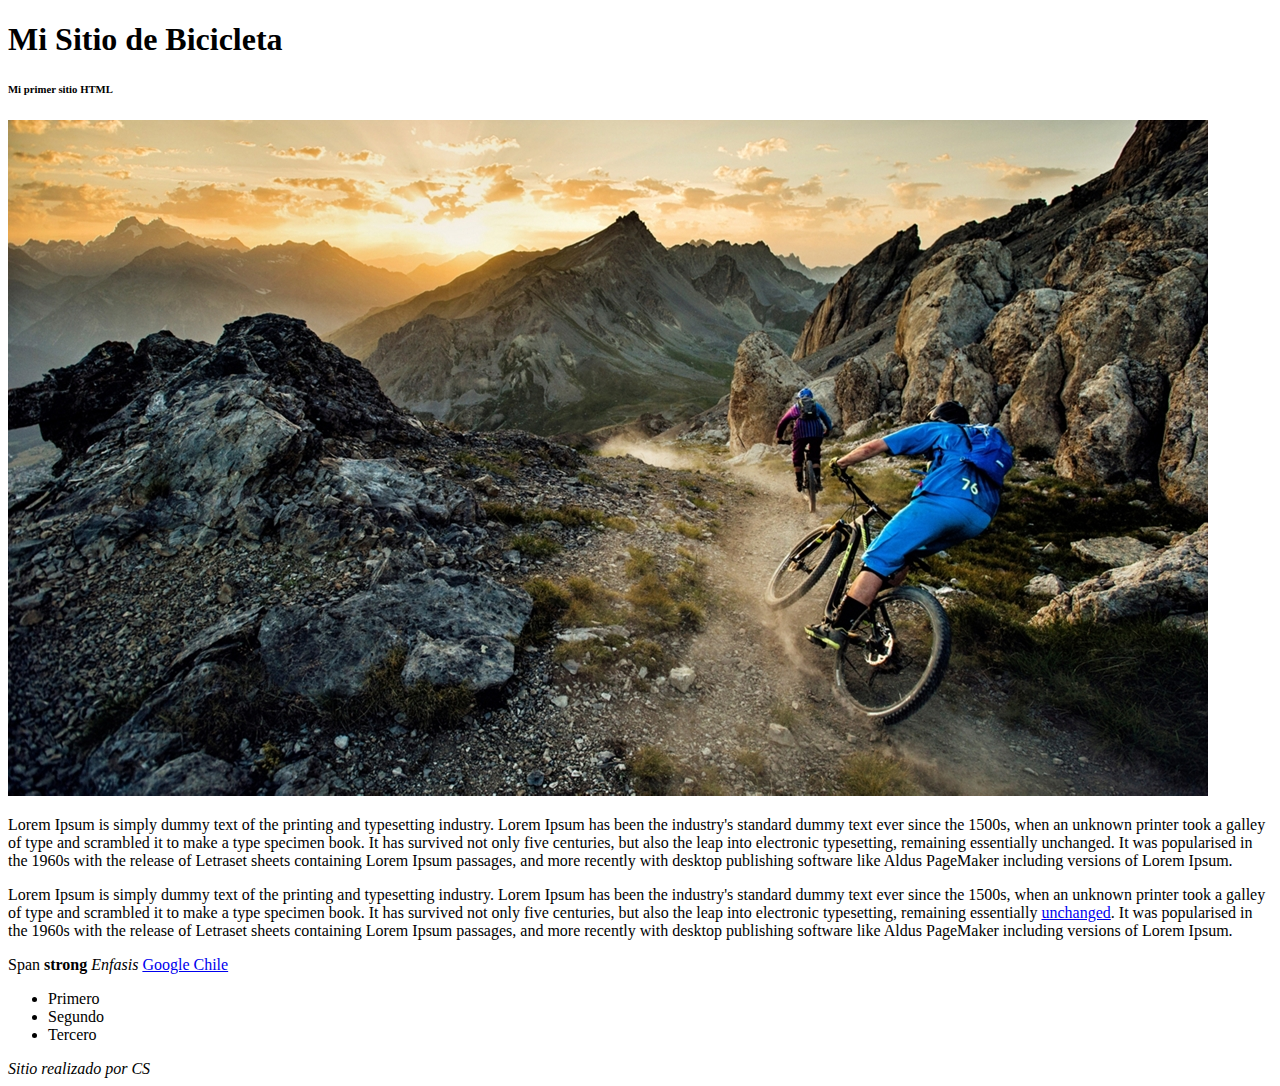
<file: 01_introduccion/index.html>
<!doctype html>
<html>
      <head>
      	<meta charset="utf-8">
      	<title>Bicicletas</title>
      </head>

      <body>

      	<div>

      	<h1 id="titulo">Mi Sitio de Bicicleta</h1>
      	<h6 id="subtitulo" class="clase">Mi primer sitio HTML</h6>

      	</div>

      	<div id="Contenidos">

      		<img src="../images/bicicleta.jpeg" alt="Bicicletas en terreno">

      	  <p>Lorem Ipsum is simply dummy text of the printing and typesetting industry. Lorem Ipsum has been the industry's standard dummy text ever since the 1500s, when an unknown printer took a galley of type and scrambled it to make a type specimen book. It has survived not only five centuries, but also the leap into electronic typesetting, remaining essentially unchanged. It was popularised in the 1960s with the release of Letraset sheets containing Lorem Ipsum passages, and more recently with desktop publishing software like Aldus PageMaker including versions of Lorem Ipsum.</p> 

      	  <p> Lorem Ipsum is simply dummy text of the printing and typesetting industry. Lorem Ipsum has been the industry's standard dummy text ever since the 1500s, when an unknown printer took a galley of type and scrambled it to make a type specimen book. It has survived not only five centuries, but also the leap into electronic typesetting, remaining essentially <a href="https://www.google.cl/url?sa=i&source=images&cd=&cad=rja&uact=8&ved=2ahUKEwiDqPzF1srcAhXMFZAKHQ40C28QjRx6BAgBEAU&url=https%3A%2F%2Fdevcode.la%2Fblog%2Fla-fundacion-de-google%2F&psig=AOvVaw0U_nyysB8i1GLNyRxi3ZY9&ust=1533172437178701">unchanged</a>. It was popularised in the 1960s with the release of Letraset sheets containing Lorem Ipsum passages, and more recently with desktop publishing software like Aldus PageMaker including versions of Lorem Ipsum. </p> 

      	  <span>Span</span> <strong>strong</strong> <em>Enfasis</em> <a href="http://www.google.cl">Google Chile</a></p>

      	  <ul>
      	  	<li>Primero</li>
      	  	<li>Segundo</li>
      	  	<li>Tercero</li>
      	  </ul>
 	    </div>
 	    <div id="footer">
 	    	<em>Sitio realizado por CS</em>
 	    </div>

      </body>
</html>
</file>
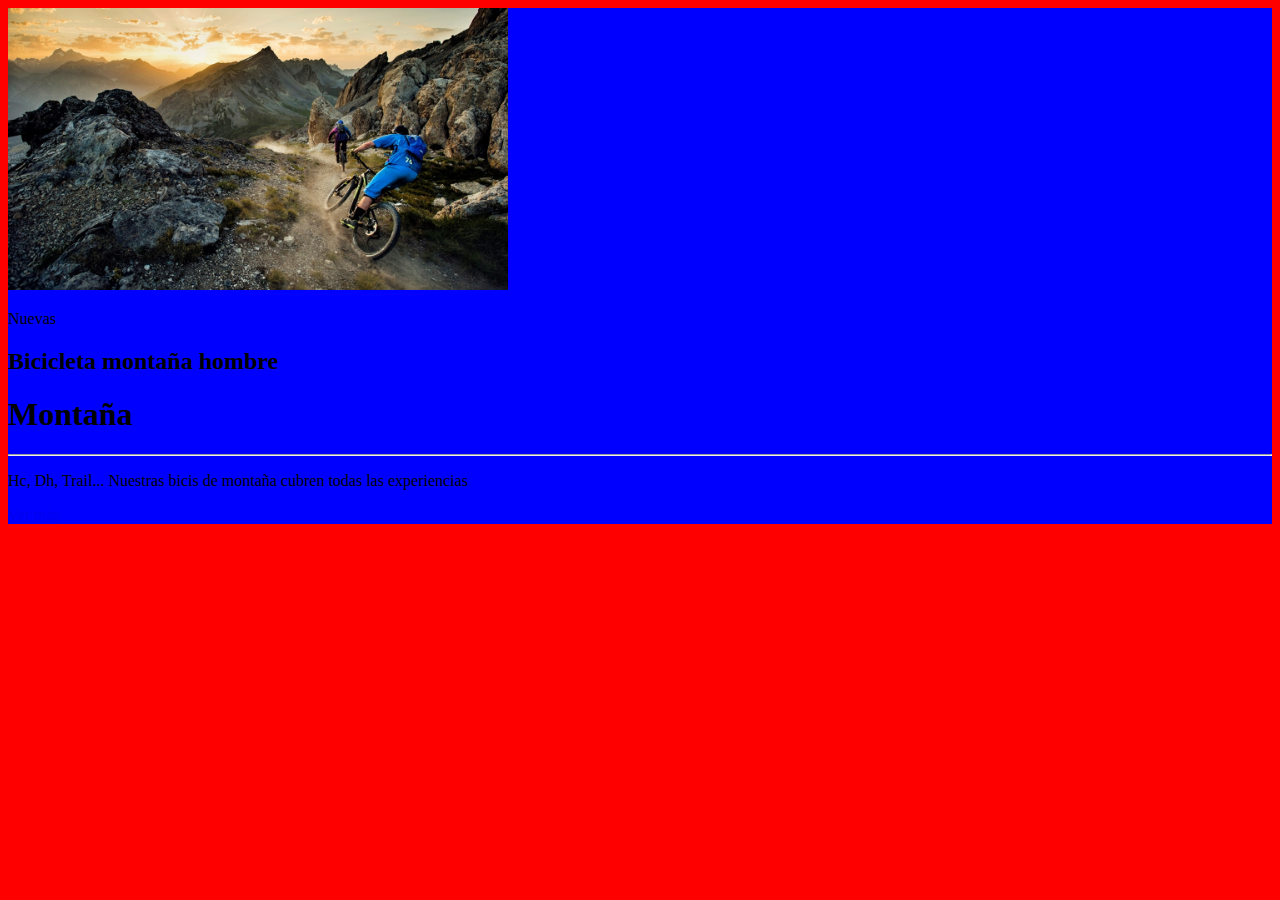
<file: 02_estructura_html/index.html>
<!DOCTYPE html>
<html>
<head>
	<meta charset="utf-8">
	<title>Tarjeta de contenidos</title>

	<style>

	body { /*Selector de etiqueta */
		background-color: red;
	}



	#Tarjeta-1{ /*Selector po ID*/
		background-color: blue;


	}
	</style>


</head>
<body>
	<Div id="Tarjeta-1" class="tarjeta">
		<div class="figure">
			<img src="../_images/bicicleta.jpeg" alt="Bicicleta en la montaña" width="500">
			<p>Nuevas</p>
		</div>


		<div class="cuerpo">
			<h2>Bicicleta montaña hombre </h2>
			<h1>Montaña</h1>
			<hr>
			<p>Hc, Dh, Trail... Nuestras bicis de montaña cubren todas las experiencias </p>

			<a href="montana-hombre.html" title="Pincha aquí">Ver más</a>
		</Div>
	</Div>

</body>
</html>
</file>
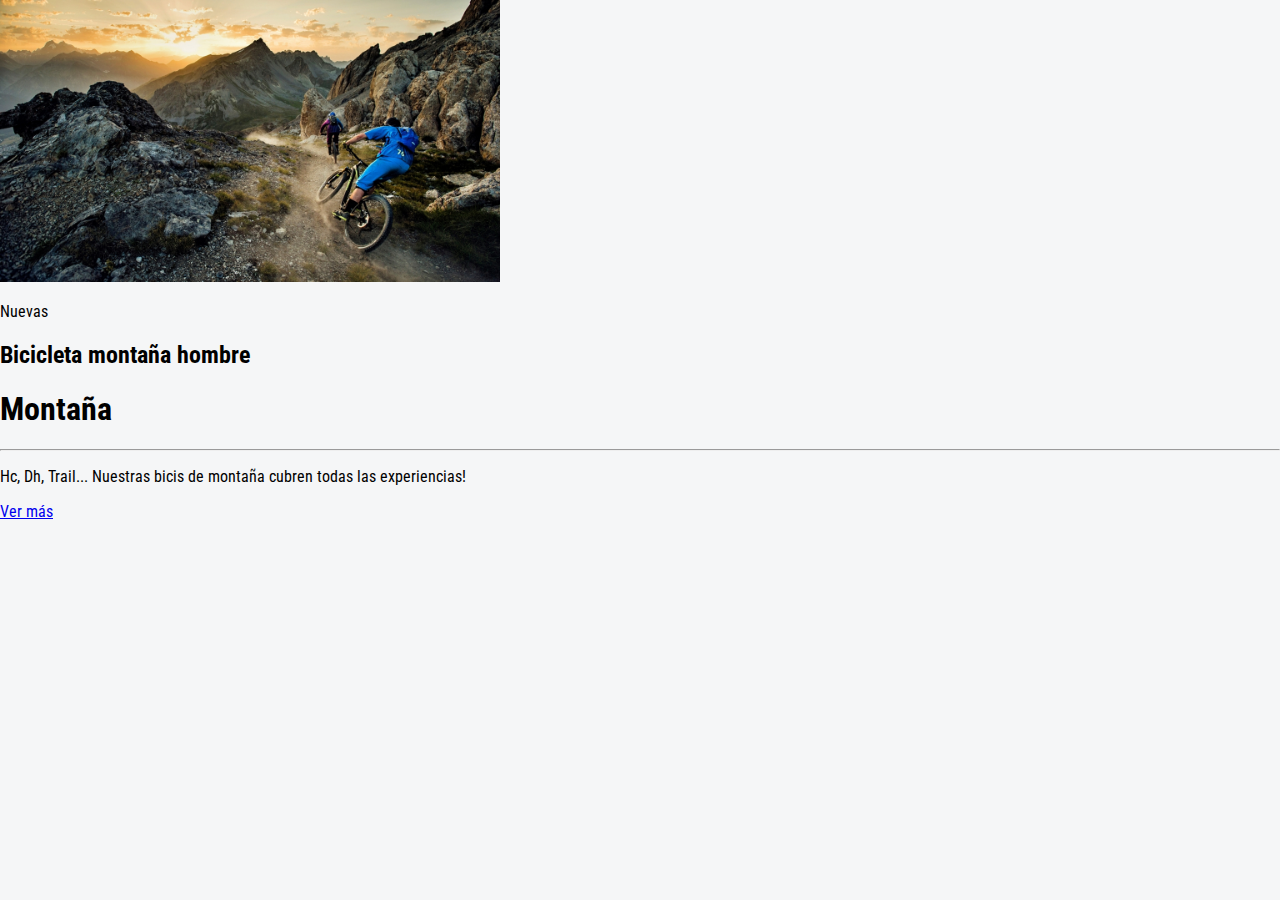
<file: 03_estilos_css/index.html>
<!DOCTYPE html>
<html>
<head>
	<meta charset="utf-8">
	<title>Tarjeta de contenidos</title>
	<!-- Google Fonts -->
	<link href="https://fonts.googleapis.com/css?family=Roboto+Condensed:300,400,700" rel="stylesheet">
	<link type="text/css" rel="Stylesheet" href="style.css" >



</head>
<body>
	<Div id="Tarjeta-1" class="tarjeta">
		<div class="figure">
			<img src="../_images/bicicleta.jpeg" alt="Bicicleta en la montaña" width="500">
			<p id="morado" class="amarillo">Nuevas</p>
		
		</div>


		<div class="cuerpo">
			<h2>Bicicleta montaña hombre </h2>
			<h1>Montaña</h1>
			<hr>
			<p id="morado">Hc, Dh, Trail... Nuestras bicis de montaña cubren todas las experiencias! </p>

			<a href="montana-hombre.html" title="Pincha aquí">Ver más</a>
		</Div>
	</Div>

</body>
</html>
</file>
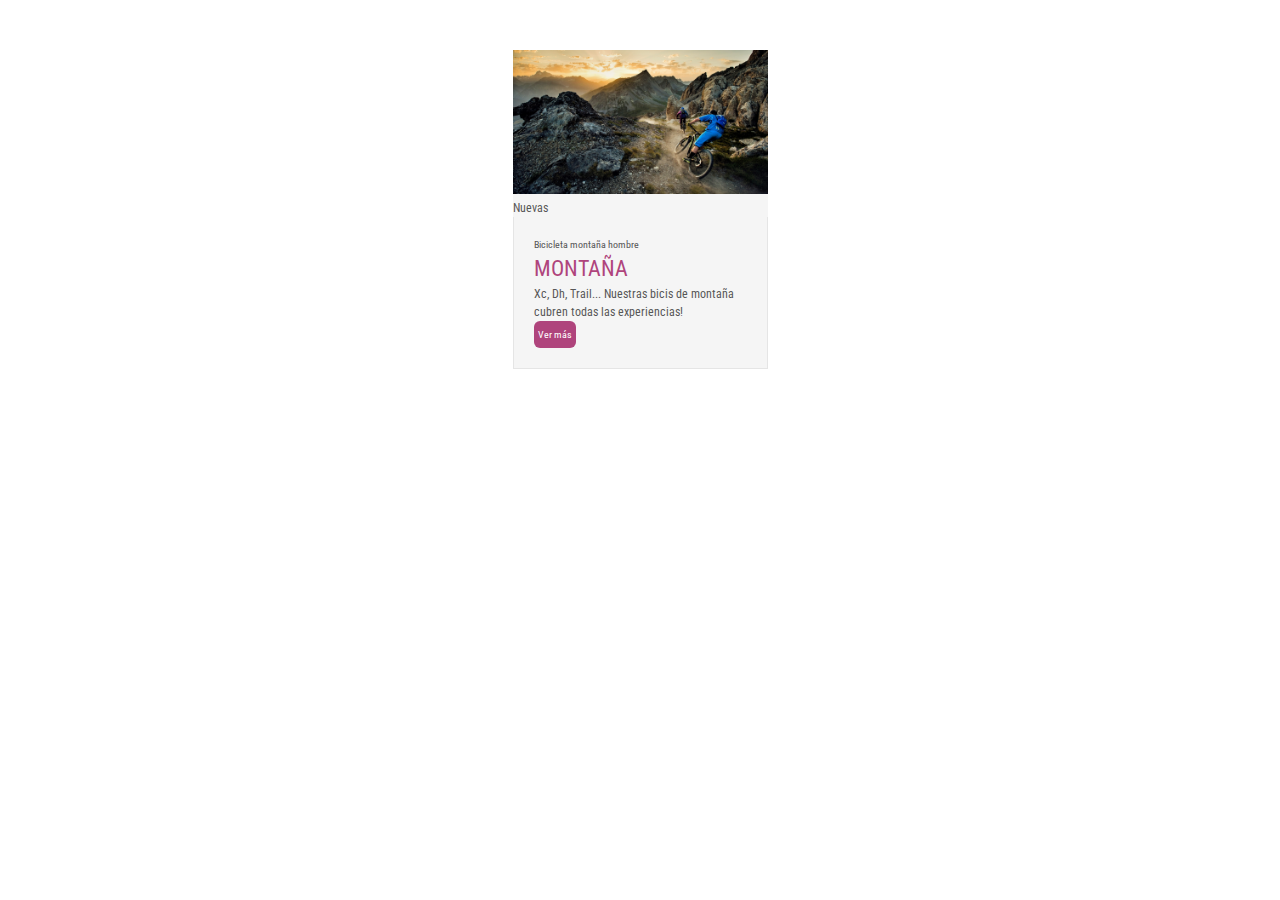
<file: 04_estilos_css /index.html>
<!DOCTYPE html>
<html>
<head>
	<meta charset="utf-8">
	<title>Tarjeta de contenidos</title>
	<!-- Google Fonts -->
	<link href="https://fonts.googleapis.com/css?family=Roboto+Condensed:300,400,700" rel="stylesheet">
	<link rel="stylesheet" href="https://use.fontawesome.com/releases/v5.2.0/css/all.css" integrity="sha384-hWVjflwFxL6sNzntih27bfxkr27PmbbK/iSvJ+a4+0owXq79v+lsFkW54bOGbiDQ" crossorigin="anonymous">
	<link type="text/css" rel="Stylesheet" href="style.css" >



</head>
<body>
	<Div class="tarjeta">
		<div class="figura">
			<img src="../_images/bicicleta.jpeg" alt="Bicicleta en la montaña">
			<p>Nuevas</p>
		
		</div>


		<div class="cuerpo">
			<h2>Bicicleta montaña hombre </h2>
			<h1>Montaña</h1>
			
			<p>Xc, Dh, Trail... Nuestras bicis de montaña cubren todas las experiencias! </p>

			<a href="montana-hombre.html" title="Pincha aquí" class= "boton">Ver más <i class="fas fa-angle-right"></i></a>
		</Div>
	</Div>

</body>
</html>
</file>
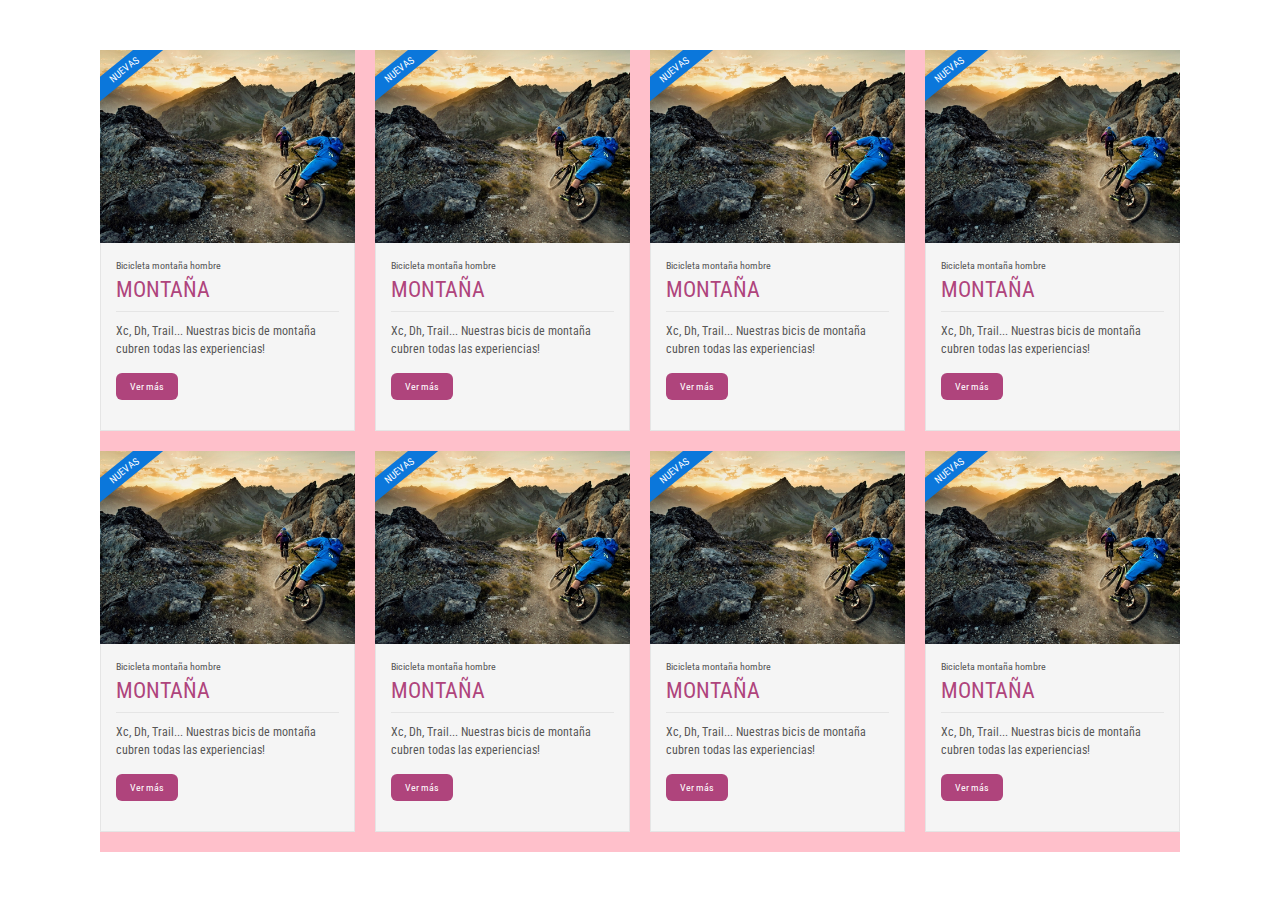
<file: 05_estilos_css  copy/index.html>
<!DOCTYPE html>
<html>
<head>
	<meta charset="utf-8">
	<title>Tarjeta de contenidos</title>
	<!-- Google Fonts -->
	<link href="https://fonts.googleapis.com/css?family=Roboto+Condensed:300,400,700" rel="stylesheet">
	<link rel="stylesheet" href="https://use.fontawesome.com/releases/v5.2.0/css/all.css" integrity="sha384-hWVjflwFxL6sNzntih27bfxkr27PmbbK/iSvJ+a4+0owXq79v+lsFkW54bOGbiDQ" crossorigin="anonymous">
	<link type="text/css" rel="Stylesheet" href="style.css" >



</head>
<body>

	<div class="tarjetero">

		<div class="tarjeta">
			<div class="figura">
				<!-- <img src="../_images/bicicleta.jpeg" alt="Bicicleta en la montaña"> -->
				<p class="cinta">Nuevas</p>
		
			</div> 


			<div class="cuerpo">
				<h2>Bicicleta montaña hombre </h2>
				<h1>Montaña</h1>
				
				<p>Xc, Dh, Trail... Nuestras bicis de montaña cubren todas las experiencias! </p>

				<a href="montana-hombre.html" title="Pincha aquí" class= "boton">Ver más <i class="fas fa-angle-right"></i></a>
			</div>
		</div>

		<div class="tarjeta">
			<div class="figura">
				<!-- <img src="../_images/bicicleta.jpeg" alt="Bicicleta en la montaña"> -->
				<p class="cinta">Nuevas</p>
		
			</div> 


			<div class="cuerpo">
				<h2>Bicicleta montaña hombre </h2>
				<h1>Montaña</h1>
				
				<p>Xc, Dh, Trail... Nuestras bicis de montaña cubren todas las experiencias! </p>

				<a href="montana-hombre.html" title="Pincha aquí" class= "boton">Ver más <i class="fas fa-angle-right"></i></a>
			</div>
		</div>

		<div class="tarjeta">
			<div class="figura">
				<!-- <img src="../_images/bicicleta.jpeg" alt="Bicicleta en la montaña"> -->
				<p class="cinta">Nuevas</p>
		
			</div> 


			<div class="cuerpo">
				<h2>Bicicleta montaña hombre </h2>
				<h1>Montaña</h1>
				
				<p>Xc, Dh, Trail... Nuestras bicis de montaña cubren todas las experiencias! </p>

				<a href="montana-hombre.html" title="Pincha aquí" class= "boton">Ver más <i class="fas fa-angle-right"></i></a>
			</div>
		</div>

		<div class="tarjeta">
			<div class="figura">
				<!-- <img src="../_images/bicicleta.jpeg" alt="Bicicleta en la montaña"> -->
				<p class="cinta">Nuevas</p>
		
			</div> 


			<div class="cuerpo">
				<h2>Bicicleta montaña hombre </h2>
				<h1>Montaña</h1>
				
				<p>Xc, Dh, Trail... Nuestras bicis de montaña cubren todas las experiencias! </p>

				<a href="montana-hombre.html" title="Pincha aquí" class= "boton">Ver más <i class="fas fa-angle-right"></i></a>
			</div>
		</div>
	

		<div class="tarjeta">
			<div class="figura">
				<!-- <img src="../_images/bicicleta.jpeg" alt="Bicicleta en la montaña"> -->
				<p class="cinta">Nuevas</p>
		
			</div> 


			<div class="cuerpo">
				<h2>Bicicleta montaña hombre </h2>
				<h1>Montaña</h1>
				
				<p>Xc, Dh, Trail... Nuestras bicis de montaña cubren todas las experiencias! </p>

				<a href="montana-hombre.html" title="Pincha aquí" class= "boton">Ver más <i class="fas fa-angle-right"></i></a>
			</div>
		</div>

		<div class="tarjeta">
			<div class="figura">
				<!-- <img src="../_images/bicicleta.jpeg" alt="Bicicleta en la montaña"> -->
				<p class="cinta">Nuevas</p>
		
			</div> 


			<div class="cuerpo">
				<h2>Bicicleta montaña hombre </h2>
				<h1>Montaña</h1>
				
				<p>Xc, Dh, Trail... Nuestras bicis de montaña cubren todas las experiencias! </p>

				<a href="montana-hombre.html" title="Pincha aquí" class= "boton">Ver más <i class="fas fa-angle-right"></i></a>
			</div>
		</div>

		<div class="tarjeta">
			<div class="figura">
				<!-- <img src="../_images/bicicleta.jpeg" alt="Bicicleta en la montaña"> -->
				<p class="cinta">Nuevas</p>
		
			</div> 


			<div class="cuerpo">
				<h2>Bicicleta montaña hombre </h2>
				<h1>Montaña</h1>
				
				<p>Xc, Dh, Trail... Nuestras bicis de montaña cubren todas las experiencias! </p>

				<a href="montana-hombre.html" title="Pincha aquí" class= "boton">Ver más <i class="fas fa-angle-right"></i></a>
			</div>
		</div>

		<div class="tarjeta">
			<div class="figura">
				<!-- <img src="../_images/bicicleta.jpeg" alt="Bicicleta en la montaña"> -->
				<p class="cinta">Nuevas</p>
		
			</div> 


			<div class="cuerpo">
				<h2>Bicicleta montaña hombre </h2>
				<h1>Montaña</h1>
				
				<p>Xc, Dh, Trail... Nuestras bicis de montaña cubren todas las experiencias! </p>

				<a href="montana-hombre.html" title="Pincha aquí" class= "boton">Ver más <i class="fas fa-angle-right"></i></a>
			</div>
		</div>
		<div style="clear:both;" ></div>

	</div>

</body>
</html>
</file>
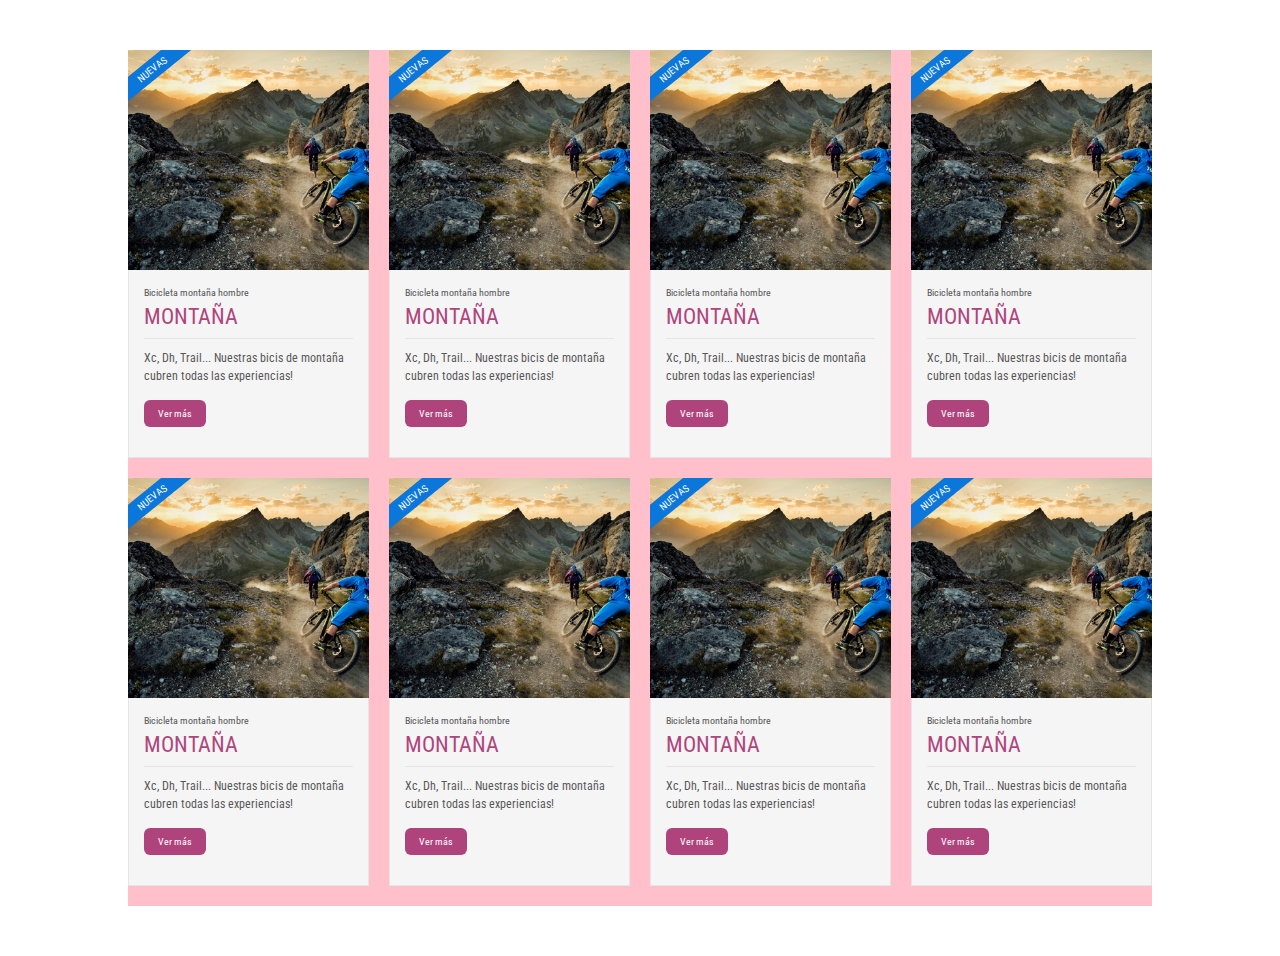
<file: 06_responsive/index.html>
<!DOCTYPE html>
<html>
<head>
	<meta charset="utf-8">
	<meta http-equiv="X-UA-compatible" content="IE=edge">
	<meta name="viewport" content="width=device-width, initial-scale=1">
	<title>Tarjeta de contenidos</title>
	<!-- Google Fonts -->
	<link href="https://fonts.googleapis.com/css?family=Roboto+Condensed:300,400,700" rel="stylesheet">
	<link rel="stylesheet" href="https://use.fontawesome.com/releases/v5.2.0/css/all.css" integrity="sha384-hWVjflwFxL6sNzntih27bfxkr27PmbbK/iSvJ+a4+0owXq79v+lsFkW54bOGbiDQ" crossorigin="anonymous">
	<link type="text/css" rel="Stylesheet" href="style.css" >



</head>
<body>

	<div class="tarjetero">

		<div class="tarjeta">
			<div class="figura">
				<!-- <img src="../_images/bicicleta.jpeg" alt="Bicicleta en la montaña"> -->
				<p class="cinta">Nuevas</p>
		
			</div> 


			<div class="cuerpo">
				<h2>Bicicleta montaña hombre </h2>
				<h1>Montaña</h1>
				
				<p>Xc, Dh, Trail... Nuestras bicis de montaña cubren todas las experiencias! </p>

				<a href="montana-hombre.html" title="Pincha aquí" class= "boton">Ver más <i class="fas fa-angle-right"></i></a>
			</div>
		</div>

		<div class="tarjeta">
			<div class="figura">
				<!-- <img src="../_images/bicicleta.jpeg" alt="Bicicleta en la montaña"> -->
				<p class="cinta">Nuevas</p>
		
			</div> 


			<div class="cuerpo">
				<h2>Bicicleta montaña hombre </h2>
				<h1>Montaña</h1>
				
				<p>Xc, Dh, Trail... Nuestras bicis de montaña cubren todas las experiencias! </p>

				<a href="montana-hombre.html" title="Pincha aquí" class= "boton">Ver más <i class="fas fa-angle-right"></i></a>
			</div>
		</div>

		<div class="tarjeta">
			<div class="figura">
				<!-- <img src="../_images/bicicleta.jpeg" alt="Bicicleta en la montaña"> -->
				<p class="cinta">Nuevas</p>
		
			</div> 


			<div class="cuerpo">
				<h2>Bicicleta montaña hombre </h2>
				<h1>Montaña</h1>
				
				<p>Xc, Dh, Trail... Nuestras bicis de montaña cubren todas las experiencias! </p>

				<a href="montana-hombre.html" title="Pincha aquí" class= "boton">Ver más <i class="fas fa-angle-right"></i></a>
			</div>
		</div>

		<div class="tarjeta">
			<div class="figura">
				<!-- <img src="../_images/bicicleta.jpeg" alt="Bicicleta en la montaña"> -->
				<p class="cinta">Nuevas</p>
		
			</div> 


			<div class="cuerpo">
				<h2>Bicicleta montaña hombre </h2>
				<h1>Montaña</h1>
				
				<p>Xc, Dh, Trail... Nuestras bicis de montaña cubren todas las experiencias! </p>

				<a href="montana-hombre.html" title="Pincha aquí" class= "boton">Ver más <i class="fas fa-angle-right"></i></a>
			</div>
		</div>
	

		<div class="tarjeta">
			<div class="figura">
				<!-- <img src="../_images/bicicleta.jpeg" alt="Bicicleta en la montaña"> -->
				<p class="cinta">Nuevas</p>
		
			</div> 


			<div class="cuerpo">
				<h2>Bicicleta montaña hombre </h2>
				<h1>Montaña</h1>
				
				<p>Xc, Dh, Trail... Nuestras bicis de montaña cubren todas las experiencias! </p>

				<a href="montana-hombre.html" title="Pincha aquí" class= "boton">Ver más <i class="fas fa-angle-right"></i></a>
			</div>
		</div>

		<div class="tarjeta">
			<div class="figura">
				<!-- <img src="../_images/bicicleta.jpeg" alt="Bicicleta en la montaña"> -->
				<p class="cinta">Nuevas</p>
		
			</div> 


			<div class="cuerpo">
				<h2>Bicicleta montaña hombre </h2>
				<h1>Montaña</h1>
				
				<p>Xc, Dh, Trail... Nuestras bicis de montaña cubren todas las experiencias! </p>

				<a href="montana-hombre.html" title="Pincha aquí" class= "boton">Ver más <i class="fas fa-angle-right"></i></a>
			</div>
		</div>

		<div class="tarjeta">
			<div class="figura">
				<!-- <img src="../_images/bicicleta.jpeg" alt="Bicicleta en la montaña"> -->
				<p class="cinta">Nuevas</p>
		
			</div> 


			<div class="cuerpo">
				<h2>Bicicleta montaña hombre </h2>
				<h1>Montaña</h1>
				
				<p>Xc, Dh, Trail... Nuestras bicis de montaña cubren todas las experiencias! </p>

				<a href="montana-hombre.html" title="Pincha aquí" class= "boton">Ver más <i class="fas fa-angle-right"></i></a>
			</div>
		</div>

		<div class="tarjeta">
			<div class="figura">
				<!-- <img src="../_images/bicicleta.jpeg" alt="Bicicleta en la montaña"> -->
				<p class="cinta">Nuevas</p>
		
			</div> 


			<div class="cuerpo">
				<h2>Bicicleta montaña hombre </h2>
				<h1>Montaña</h1>
				
				<p>Xc, Dh, Trail... Nuestras bicis de montaña cubren todas las experiencias! </p>

				<a href="montana-hombre.html" title="Pincha aquí" class= "boton">Ver más <i class="fas fa-angle-right"></i></a>
			</div>
		</div>
		<div style="clear:both;" ></div>

	</div>

</body>
</html>
</file>
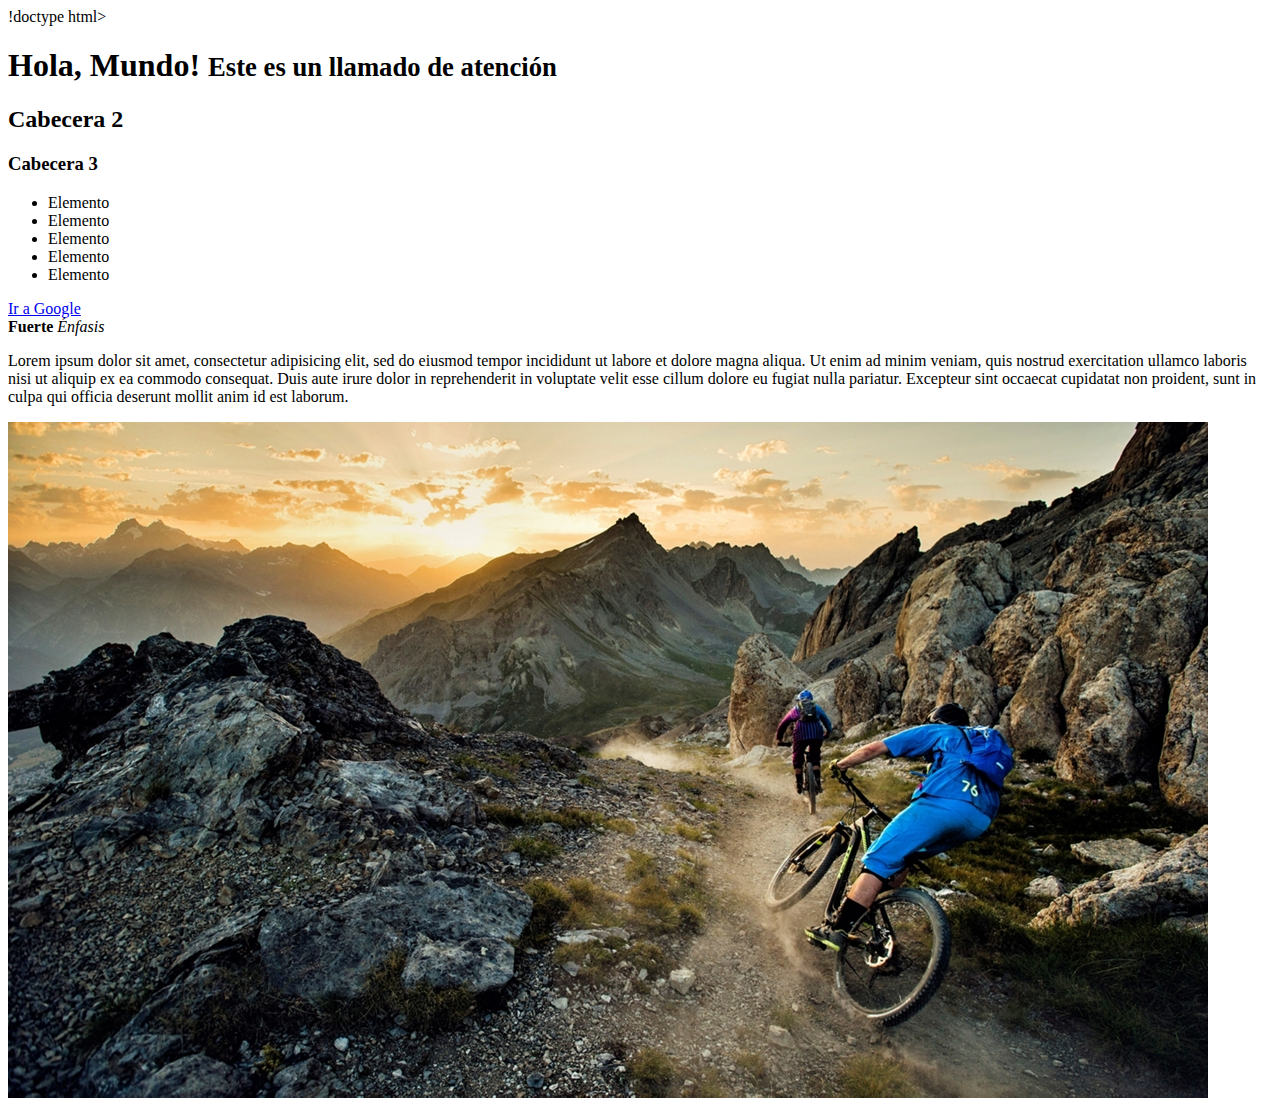
<file: 07 intro bootstrap/index.html>
!doctype html>
<htm<l lang="en">
  <head>
    <!-- Required meta tags -->
    <meta charset="utf-8">
    <meta name="viewport" content="width=device-width, initial-scale=1, shrink-to-fit=no">

    <!-- Bootstrap CSS -->
    <link rel="stylesheet" href="https://stackpath.bootstrapcdn.com/bootstrap/4.1.3/css/bootstrap.min.css" integrity="sha384-MCw98/SFnGE8fJT3GXwEOngsV7Zt27NXFoaoApmYm81iuXoPkFOJwJ8ERdknLPMO" crossorigin="anonymous">

    <title>Comenzando Bootstrap</title>
  </head>

  <body>

    <div>
    <h1>Hola, Mundo!
        <small class="text-muted">Este es un llamado de atención</small>
    </h1>
    <h2 class="display-1">Cabecera 2 </h2>
    <h3> Cabecera 3</h3>

    <ul class="list-">
        <li class="list-inline-item">Elemento</li>
        <li class="list-inline-item">Elemento</li>
        <li class="list-inline-item">Elemento</li>
        <li class="list-inline-item">Elemento</li>
        <li class="list-inline-item">Elemento</li>

    </ul>
    <div class="container">
      <a href="http://google.com">Ir a Google </a>
    </div>
    <strong>Fuerte </strong>
    <em>Énfasis </em>

    <p> Lorem ipsum dolor sit amet, consectetur adipisicing elit, sed do eiusmod
    tempor incididunt ut labore et dolore magna aliqua. Ut enim ad minim veniam,
    quis nostrud exercitation ullamco laboris nisi ut aliquip ex ea commodo
    consequat. Duis aute irure dolor in reprehenderit in voluptate velit esse
    cillum dolore eu fugiat nulla pariatur. Excepteur sint occaecat cupidatat non
    proident, sunt in culpa qui officia deserunt mollit anim id est laborum. </p>

    
    <img src="../_images/bicicleta.jpeg" class="img-fluid">

    </div>








    <!-- Optional JavaScript -->
    <!-- jQuery first, then Popper.js, then Bootstrap JS -->
    <script src="https://code.jquery.com/jquery-3.3.1.slim.min.js" integrity="sha384-q8i/X+965DzO0rT7abK41JStQIAqVgRVzpbzo5smXKp4YfRvH+8abtTE1Pi6jizo" crossorigin="anonymous"></script>
    <script src="https://cdnjs.cloudflare.com/ajax/libs/popper.js/1.14.3/umd/popper.min.js" integrity="sha384-ZMP7rVo3mIykV+2+9J3UJ46jBk0WLaUAdn689aCwoqbBJiSnjAK/l8WvCWPIPm49" crossorigin="anonymous"></script>
    <script src="https://stackpath.bootstrapcdn.com/bootstrap/4.1.3/js/bootstrap.min.js" integrity="sha384-ChfqqxuZUCnJSK3+MXmPNIyE6ZbWh2IMqE241rYiqJxyMiZ6OW/JmZQ5stwEULTy" crossorigin="anonymous"></script>
  </body>
</html>
</file>
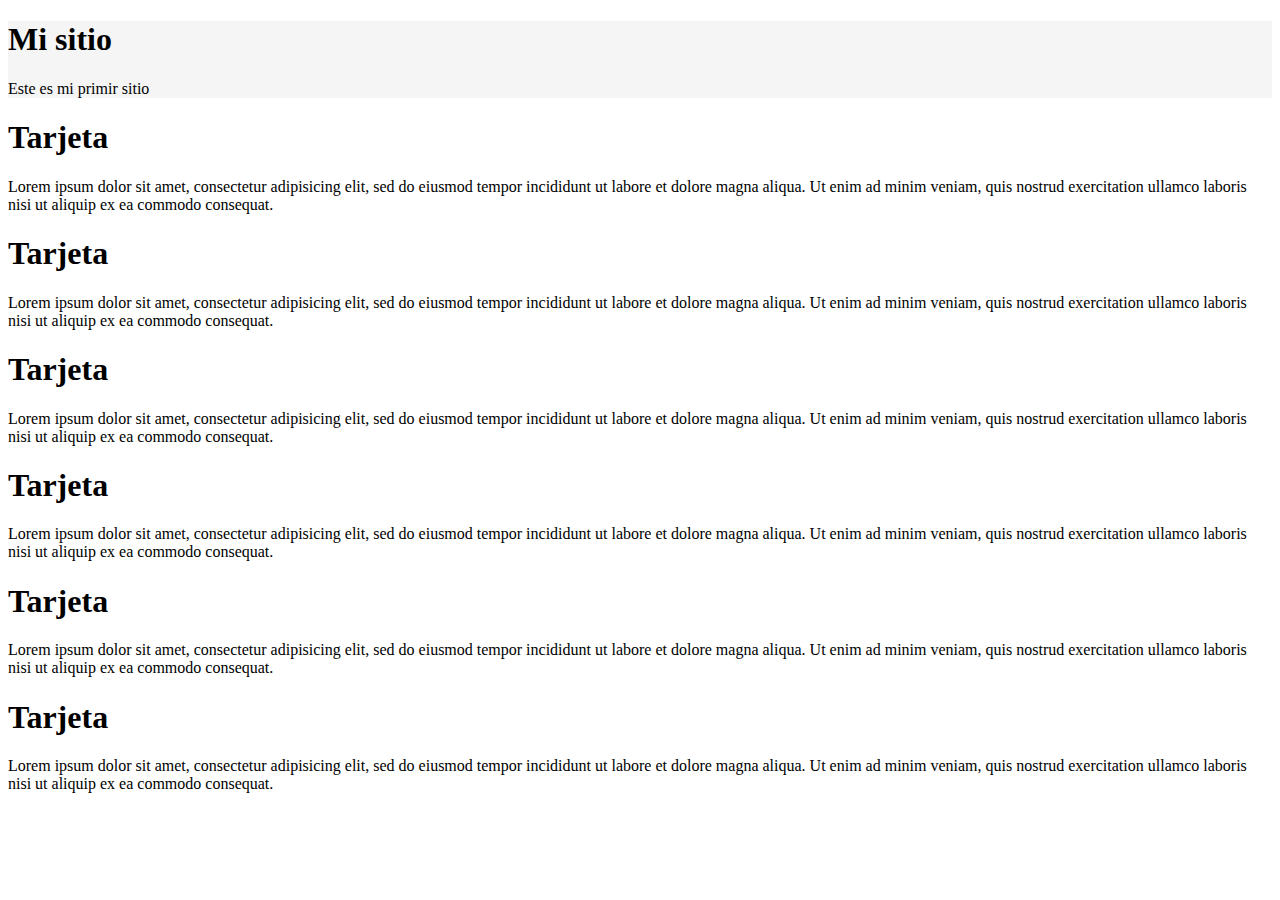
<file: 09_bootstrap_grip/index.html>
<!doctype html>
<htm<l lang="en">
  <head>
    <!-- Required meta tags -->
    <meta charset="utf-8">
    <meta name="viewport" content="width=device-width, initial-scale=1, shrink-to-fit=no">

    <!-- Bootstrap CSS -->
    <link rel="stylesheet" href="https://stackpath.bootstrapcdn.com/bootstrap/4.1.3/css/bootstrap.min.css" integrity="sha384-MCw98/SFnGE8fJT3GXwEOngsV7Zt27NXFoaoApmYm81iuXoPkFOJwJ8ERdknLPMO" crossorigin="anonymous">

    <title>Comenzando Bootstrap</title>
    <style>
        header{
            background-color: #f5f5f5;
        }
    </style>
  </head>

  <body>

   <div class="container-fluid">
        <header class="row">
            <div class="col-12 col-sm-6 col-md-3">
                <h1>Mi sitio</h1>
            </div>

            <div class="col-2 col-sms-12">
                <p>Este es mi primir sitio</p>
            </div>

        </header>

    </div>
    <div class="container"> <!--siempre dentro de un container o container fluid -->
        <div class="row"> <!-- los elementos siempre dentro de un row para que se distribuyane n la pagna -->
            <div class="col-12 col-sm-6 col-md-4 col-lg-3">
            <h1>Tarjeta</h1>
            <p>Lorem ipsum dolor sit amet, consectetur adipisicing elit, sed do eiusmod
            tempor incididunt ut labore et dolore magna aliqua. Ut enim ad minim veniam,
            quis nostrud exercitation ullamco laboris nisi ut aliquip ex ea commodo
            consequat.  </p>
            </div>
            <div class="col-12 col-sm-6 col-md-4 col-lg-3">
            <h1>Tarjeta</h1>
            <p>Lorem ipsum dolor sit amet, consectetur adipisicing elit, sed do eiusmod
            tempor incididunt ut labore et dolore magna aliqua. Ut enim ad minim veniam,
            quis nostrud exercitation ullamco laboris nisi ut aliquip ex ea commodo
            consequat.  </p>
            </div>
            <div class="col-12 col-sm-6 col-md-4 col-lg-3">
            <h1>Tarjeta</h1>
            <p>Lorem ipsum dolor sit amet, consectetur adipisicing elit, sed do eiusmod
            tempor incididunt ut labore et dolore magna aliqua. Ut enim ad minim veniam,
            quis nostrud exercitation ullamco laboris nisi ut aliquip ex ea commodo
            consequat.  </p>
            </div>
            <div class="col-12 col-sm-6 col-md-4 col-lg-3">
            <h1>Tarjeta</h1>
            <p>Lorem ipsum dolor sit amet, consectetur adipisicing elit, sed do eiusmod
            tempor incididunt ut labore et dolore magna aliqua. Ut enim ad minim veniam,
            quis nostrud exercitation ullamco laboris nisi ut aliquip ex ea commodo
            consequat.  </p>
            </div>
            <div class="col-12 col-sm-6 col-md-4 col-lg-3">
            <h1>Tarjeta</h1>
            <p>Lorem ipsum dolor sit amet, consectetur adipisicing elit, sed do eiusmod
            tempor incididunt ut labore et dolore magna aliqua. Ut enim ad minim veniam,
            quis nostrud exercitation ullamco laboris nisi ut aliquip ex ea commodo
            consequat.  </p>
            </div>
            <div class="col-12 col-sm-6 col-md-4 col-lg-2">
            <h1>Tarjeta</h1>
            <p>Lorem ipsum dolor sit amet, consectetur adipisicing elit, sed do eiusmod
            tempor incididunt ut labore et dolore magna aliqua. Ut enim ad minim veniam,
            quis nostrud exercitation ullamco laboris nisi ut aliquip ex ea commodo
            consequat.  </p>
            </div>

        </div>
    </div>
    <div class="row">
    </div>
    <!-- Optional JavaScript -->
    <!-- jQuery first, then Popper.js, then Bootstrap JS -->
    <script src="https://code.jquery.com/jquery-3.3.1.slim.min.js" integrity="sha384-q8i/X+965DzO0rT7abK41JStQIAqVgRVzpbzo5smXKp4YfRvH+8abtTE1Pi6jizo" crossorigin="anonymous"></script>
    <script src="https://cdnjs.cloudflare.com/ajax/libs/popper.js/1.14.3/umd/popper.min.js" integrity="sha384-ZMP7rVo3mIykV+2+9J3UJ46jBk0WLaUAdn689aCwoqbBJiSnjAK/l8WvCWPIPm49" crossorigin="anonymous"></script>
    <script src="https://stackpath.bootstrapcdn.com/bootstrap/4.1.3/js/bootstrap.min.js" integrity="sha384-ChfqqxuZUCnJSK3+MXmPNIyE6ZbWh2IMqE241rYiqJxyMiZ6OW/JmZQ5stwEULTy" crossorigin="anonymous"></script>
  </body>
</html>
</file>
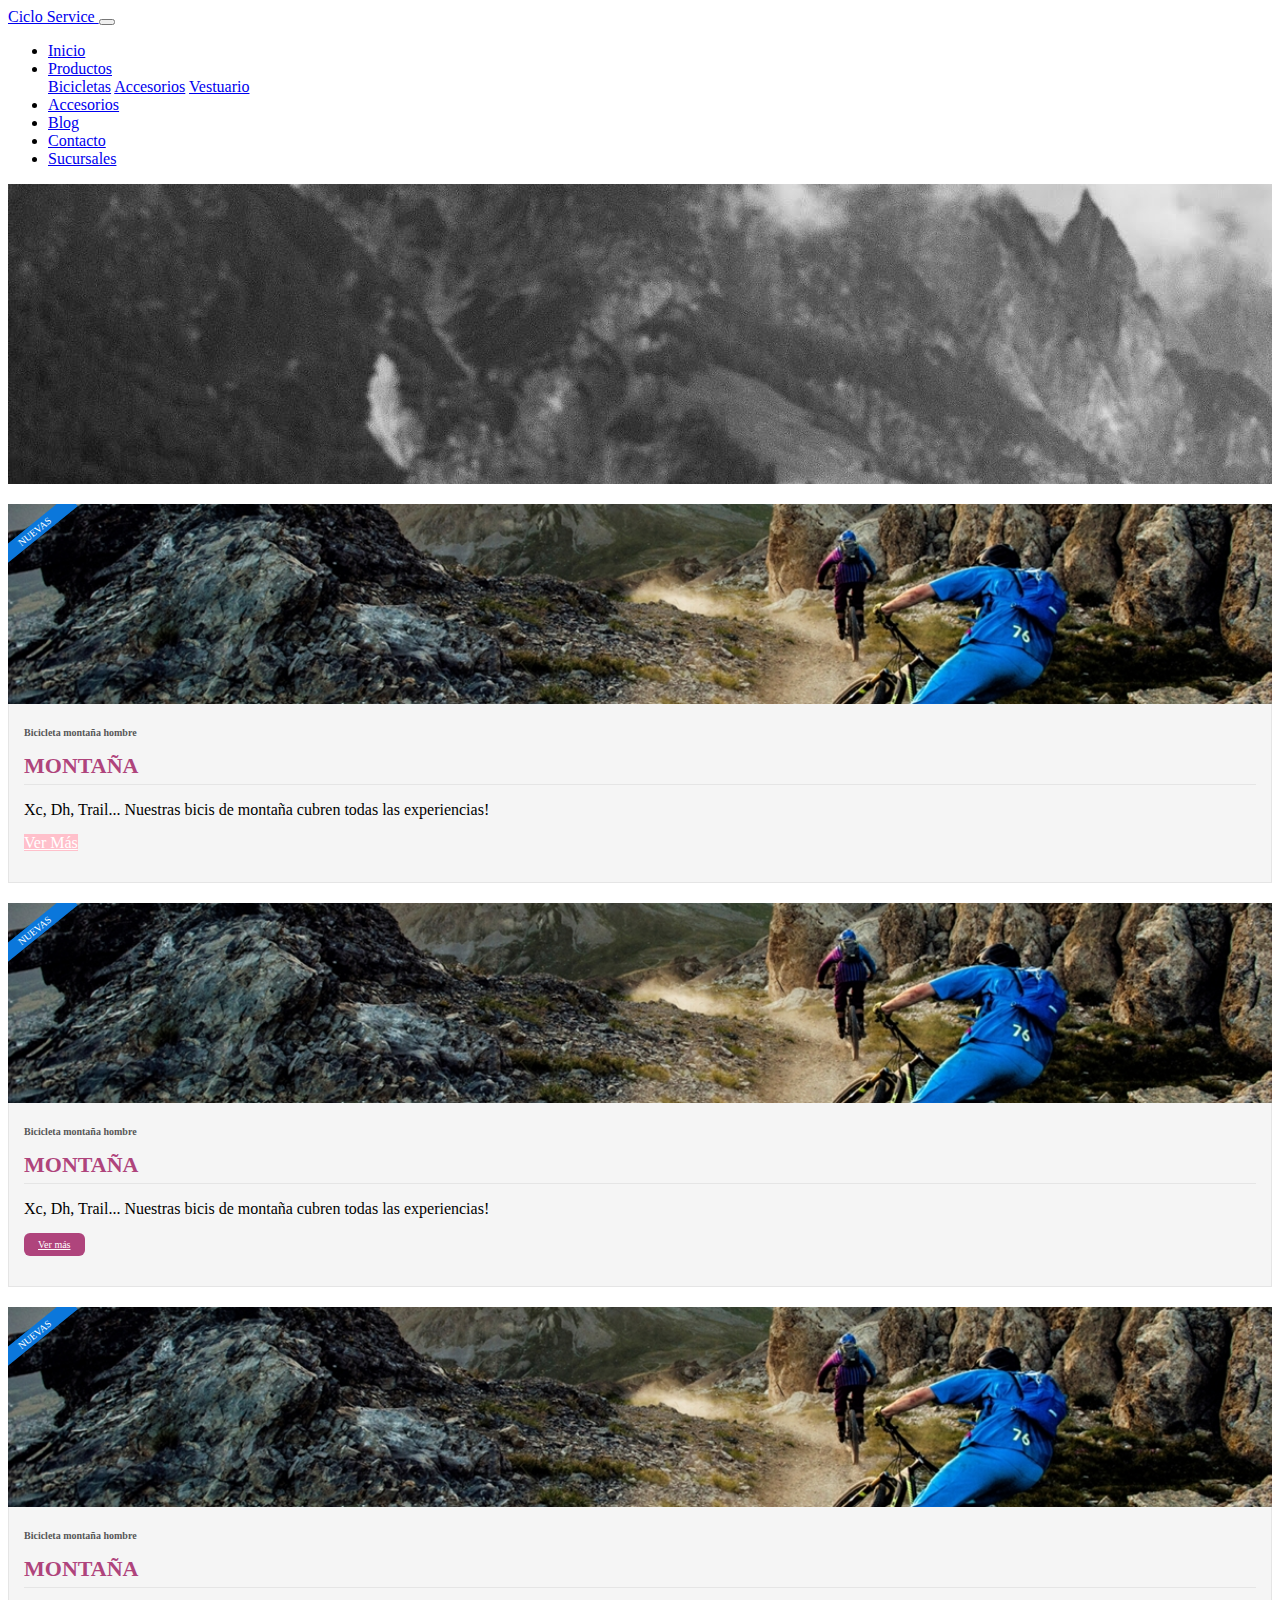
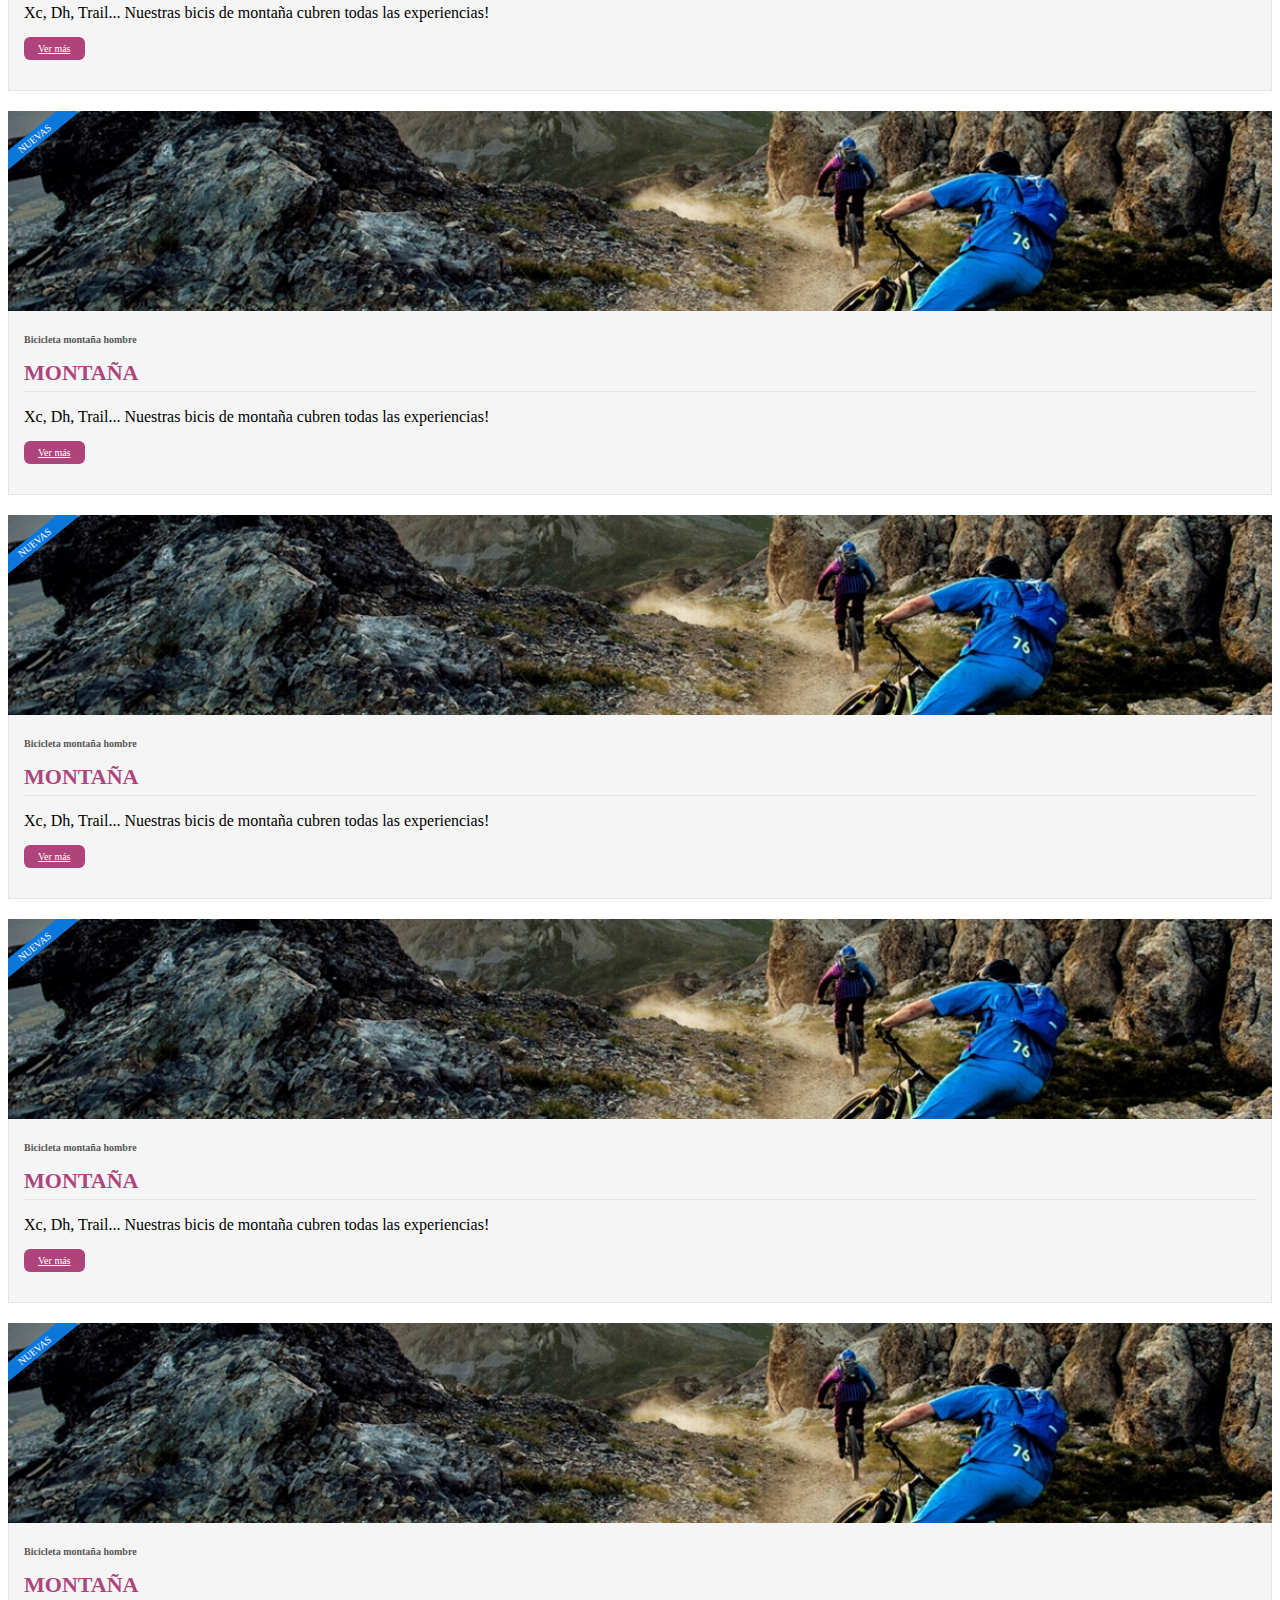
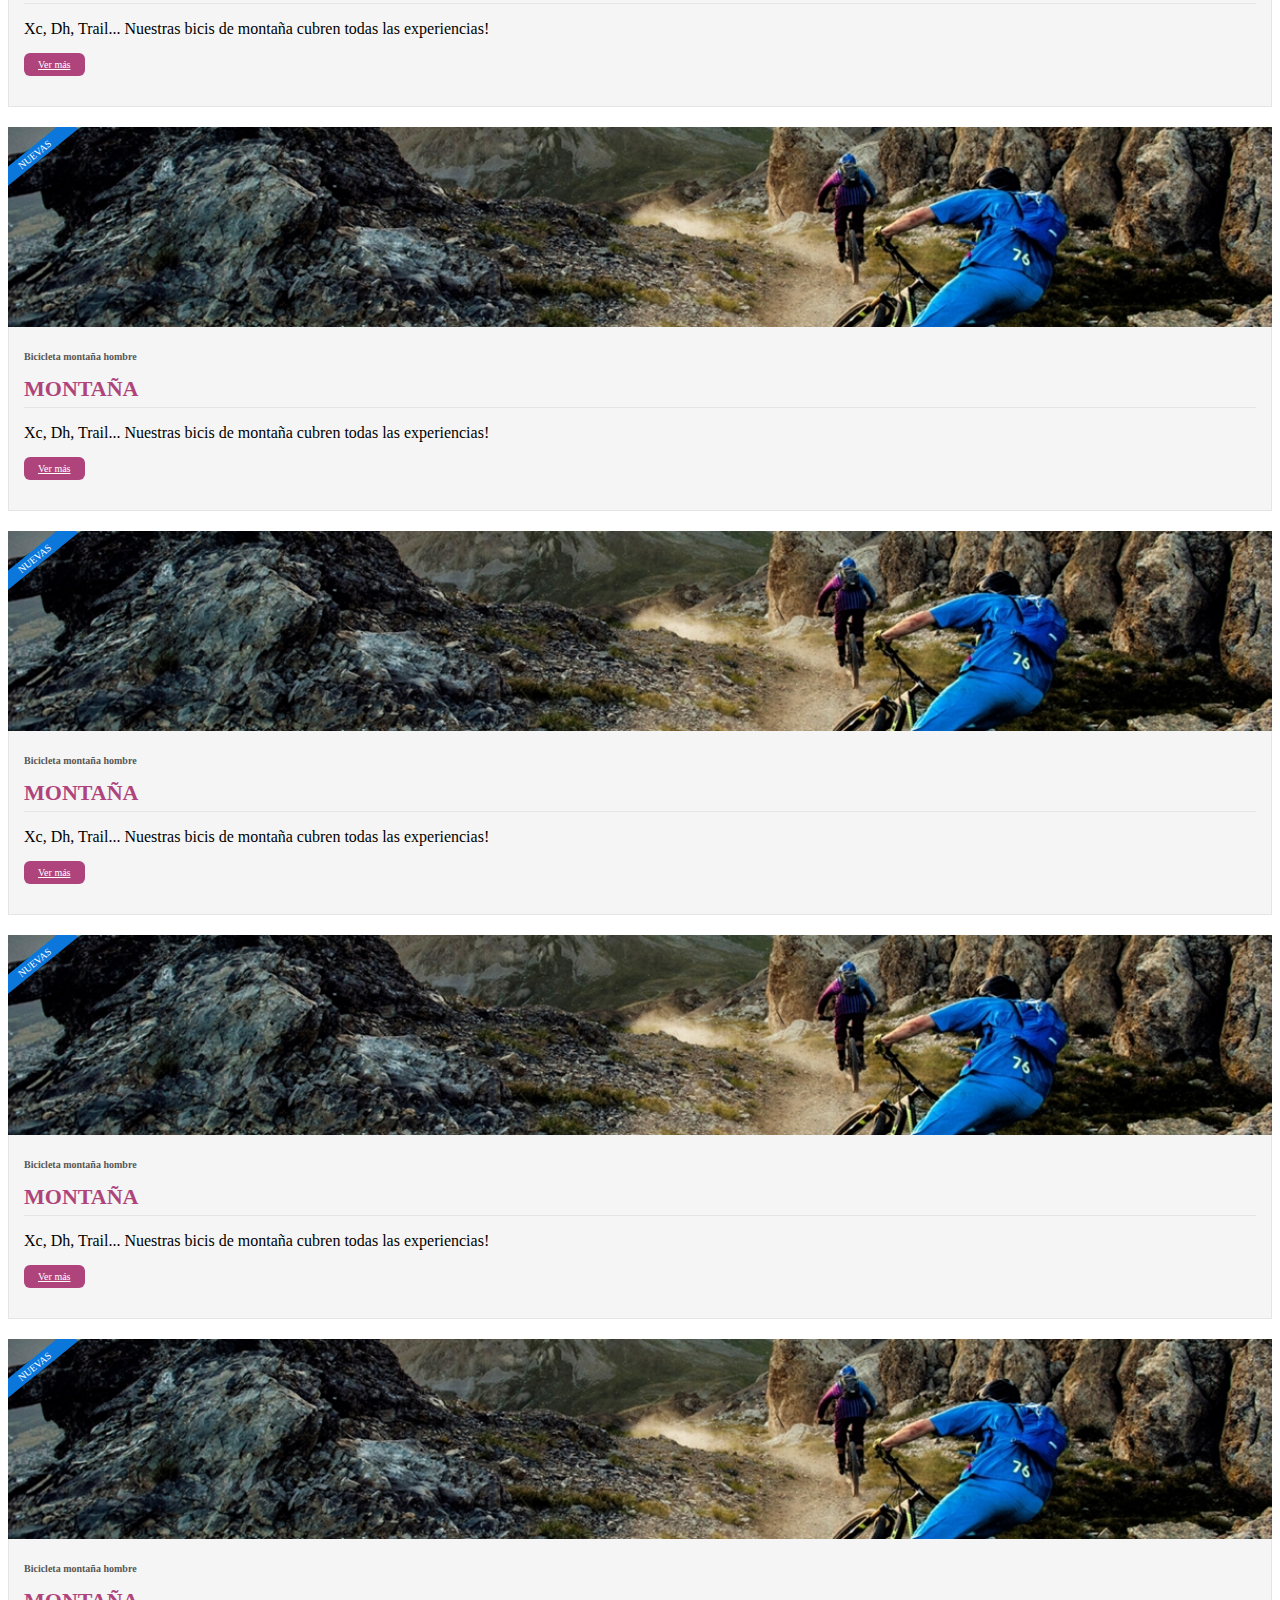
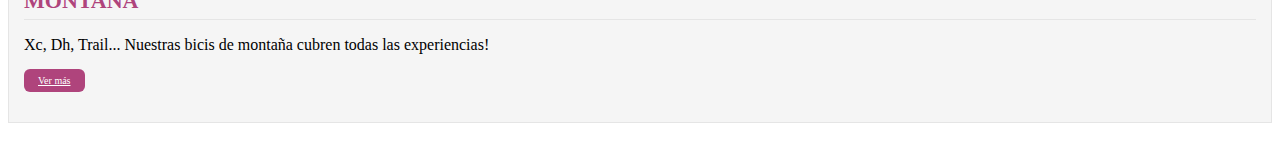
<file: 10_tarjetas con bootstrap/index.html>
<!doctype html>
<htm<l lang="en">
  <head>
    <!-- Required meta tags -->
    <meta charset="utf-8">
    <meta name="viewport" content="width=device-width, initial-scale=1, shrink-to-fit=no">

    <!-- Bootstrap CSS -->
    <link rel="stylesheet" href="https://stackpath.bootstrapcdn.com/bootstrap/4.1.3/css/bootstrap.min.css" integrity="sha384-MCw98/SFnGE8fJT3GXwEOngsV7Zt27NXFoaoApmYm81iuXoPkFOJwJ8ERdknLPMO" crossorigin="anonymous">
    <link style="text/css" rel="stylesheet" href="style.css">
    <title>Comenzando Bootstrap</title>
    <style>
        header{
            background-color: #f5f5f5;
        }
    </style>
  </head>

  <body>
    <div class="header">
 <nav class="navbar navbar-dark bg-dark navbar-expand-sm"> 
 <a class="navbar-brand" href="#">Ciclo Service </a>

 <button class="navbar-toggler" type="button" data-toggle="collapse" data-target="#navbarNav" aria-controls="navbarNav" aria-expanded="false" aria-label="Toggle navigation">
    <span class="navbar-toggler-icon"></span>
  </button>

 <div class="collapse navbar-collapse justify-content-lg-end" id="navbarNav">

    <ul class="navbar-nav">
      <li class="nav-item active">
        <a class="nav-link" href="#">Inicio </a>
      </li>

      <li class="nav-item dropdown">
        <a class="nav-link dropdown-toggle" href="#" id="navbarDropdownMenuLink" role="button" data-toggle="dropdown" aria-haspopup="true" aria-expanded="false">Productos </a>
        <div class="dropdown-menu" aria-labelledby="navbarDropdownMenuLink">
          <a class="dropdown-item" href="#">Bicicletas</a>
          <a class="dropdown-item" href="#">Accesorios</a>
          <a class="dropdown-item" href="#">Vestuario</a>
        </div>
      </li>
      <li class="nav-item">
        <a class="nav-link" href="#">Accesorios</a>
      </li>
      <li class="nav-item">
        <a class="nav-link" href="#">Blog</a>
      </li>
      <li class="nav-item">
        <a class="nav-link" href="#">Contacto</a>
      </li>
       <li class="nav-item">
        <a class="nav-link" href="#">Sucursales</a>
      </li>
      </li>
    </ul>
  </div>
</nav>
</div>




<div class="container-fluid barra">

        <div class="row">
            <div class="col">
                <div class="mascara">
                    <img src="../_images/bicicleta04.jpg" alt="Bicicleta" class="img-fluid">

                </div>

            </div>
        </div>
    </div>










    <div class="container">
    <div class="row tarjetero">
            <div class="col-12 col-sm-6 col-md-4 col-lg3"> 
                <div class="tarjeta">
            <div class="figura" style="background-image:url(../_images/bicicleta.jpeg);">
                <p class="cinta">Nuevas</p>
        
            </div> 


            <div class="cuerpo">
                <h2>Bicicleta montaña hombre </h2>
                <h1>Montaña</h1>
                
                <p>Xc, Dh, Trail... Nuestras bicis de montaña cubren todas las experiencias! </p>

                <a href="montana-hombre.html" title="Pincha aquí" class="btn btn-pixelate">Ver Más  <i class="fas fa-angle-right"></i></a>
            </div>
        </div>
        </div>
    

            <div class="col-12 col-sm-6 col-md-4 col-lg3"> 
                <div class="tarjeta">
            <div class="figura" style="background-image:url(../_images/bicicleta.jpeg);">
     
                <p class="cinta">Nuevas</p>
        
            </div> 


            <div class="cuerpo">
                <h2>Bicicleta montaña hombre </h2>
                <h1>Montaña</h1>
                
                <p>Xc, Dh, Trail... Nuestras bicis de montaña cubren todas las experiencias! </p>

                <a href="montana-hombre.html" title="Pincha aquí" class= "boton">Ver más <i class="fas fa-angle-right"></i></a>
            </div>
        </div>
        </div>

            <div class="col-12 col-sm-6 col-md-4 col-lg3"> 
                <div class="tarjeta">
            <div class="figura" style="background-image:url(../_images/bicicleta.jpeg);">
     
                <p class="cinta">Nuevas</p>
        
            </div> 


            <div class="cuerpo">
                <h2>Bicicleta montaña hombre </h2>
                <h1>Montaña</h1>
                
                <p>Xc, Dh, Trail... Nuestras bicis de montaña cubren todas las experiencias! </p>

                <a href="montana-hombre.html" title="Pincha aquí" class= "boton">Ver más <i class="fas fa-angle-right"></i></a>
            </div>
        </div>
        </div>


            <div class="col-12 col-sm-6 col-md-4 col-lg3"> 
                <div class="tarjeta">
            <div class="figura" style="background-image:url(../_images/bicicleta.jpeg);">
     
                <p class="cinta">Nuevas</p>
        
            </div> 


            <div class="cuerpo">
                <h2>Bicicleta montaña hombre </h2>
                <h1>Montaña</h1>
                
                <p>Xc, Dh, Trail... Nuestras bicis de montaña cubren todas las experiencias! </p>

                <a href="montana-hombre.html" title="Pincha aquí" class= "boton">Ver más <i class="fas fa-angle-right"></i></a>
            </div>
        </div>
        </div>


            <div class="col-12 col-sm-6 col-md-4 col-lg3"> 
                <div class="tarjeta">
            <div class="figura" style="background-image:url(../_images/bicicleta.jpeg);">
     
                <p class="cinta">Nuevas</p>
        
            </div> 


            <div class="cuerpo">
                <h2>Bicicleta montaña hombre </h2>
                <h1>Montaña</h1>
                
                <p>Xc, Dh, Trail... Nuestras bicis de montaña cubren todas las experiencias! </p>

                <a href="montana-hombre.html" title="Pincha aquí" class= "boton">Ver más <i class="fas fa-angle-right"></i></a>
            </div>
        </div>
        </div>


            <div class="col-12 col-sm-6 col-md-4 col-lg3"> 
                <div class="tarjeta">
            <div class="figura" style="background-image:url(../_images/bicicleta.jpeg);">
     
                <p class="cinta">Nuevas</p>
        
            </div> 


            <div class="cuerpo">
                <h2>Bicicleta montaña hombre </h2>
                <h1>Montaña</h1>
                
                <p>Xc, Dh, Trail... Nuestras bicis de montaña cubren todas las experiencias! </p>

                <a href="montana-hombre.html" title="Pincha aquí" class= "boton">Ver más <i class="fas fa-angle-right"></i></a>
            </div>
        </div>
        </div>


            <div class="col-12 col-sm-6 col-md-4 col-lg3"> 
                <div class="tarjeta">
            <div class="figura" style="background-image:url(../_images/bicicleta.jpeg);">
     
                <p class="cinta">Nuevas</p>
        
            </div> 


            <div class="cuerpo">
                <h2>Bicicleta montaña hombre </h2>
                <h1>Montaña</h1>
                
                <p>Xc, Dh, Trail... Nuestras bicis de montaña cubren todas las experiencias! </p>

                <a href="montana-hombre.html" title="Pincha aquí" class= "boton">Ver más <i class="fas fa-angle-right"></i></a>
            </div>
        </div>
        </div>


            <div class="col-12 col-sm-6 col-md-4 col-lg3"> 
                <div class="tarjeta">
            <div class="figura" style="background-image:url(../_images/bicicleta.jpeg);">
     
                <p class="cinta">Nuevas</p>
        
            </div> 


            <div class="cuerpo">
                <h2>Bicicleta montaña hombre </h2>
                <h1>Montaña</h1>
                
                <p>Xc, Dh, Trail... Nuestras bicis de montaña cubren todas las experiencias! </p>

                <a href="montana-hombre.html" title="Pincha aquí" class= "boton">Ver más <i class="fas fa-angle-right"></i></a>
            </div>
        </div>
        </div>


            <div class="col-12 col-sm-6 col-md-4 col-lg3"> 
                <div class="tarjeta">
            <div class="figura" style="background-image:url(../_images/bicicleta.jpeg);">
     
                <p class="cinta">Nuevas</p>
        
            </div> 


            <div class="cuerpo">
                <h2>Bicicleta montaña hombre </h2>
                <h1>Montaña</h1>
                
                <p>Xc, Dh, Trail... Nuestras bicis de montaña cubren todas las experiencias! </p>

                <a href="montana-hombre.html" title="Pincha aquí" class= "boton">Ver más <i class="fas fa-angle-right"></i></a>
            </div>
        </div>
        </div>


            <div class="col-12 col-sm-6 col-md-4 col-lg3"> 
                <div class="tarjeta">
            <div class="figura" style="background-image:url(../_images/bicicleta.jpeg);">
     
                <p class="cinta">Nuevas</p>
        
            </div> 


            <div class="cuerpo">
                <h2>Bicicleta montaña hombre </h2>
                <h1>Montaña</h1>
                
                <p>Xc, Dh, Trail... Nuestras bicis de montaña cubren todas las experiencias! </p>

                <a href="montana-hombre.html" title="Pincha aquí" class= "boton">Ver más <i class="fas fa-angle-right"></i></a>
            </div>
        </div>
        </div>


            <div class="col-12 col-sm-6 col-md-4 col-lg3"> 
                <div class="tarjeta">
            <div class="figura" style="background-image:url(../_images/bicicleta.jpeg);">
     
                <p class="cinta">Nuevas</p>
        
            </div> 


            <div class="cuerpo">
                <h2>Bicicleta montaña hombre </h2>
                <h1>Montaña</h1>
                
                <p>Xc, Dh, Trail... Nuestras bicis de montaña cubren todas las experiencias! </p>

                <a href="montana-hombre.html" title="Pincha aquí" class= "boton">Ver más <i class="fas fa-angle-right"></i></a>
            </div>
        </div>
        </div>

    </div> <!-- fin .row -->
    </div> <!-- fin -container -->
</body>



    <!-- Optional JavaScript -->
    <!-- jQuery first, then Popper.js, then Bootstrap JS -->
    <script src="https://code.jquery.com/jquery-3.3.1.slim.min.js" integrity="sha384-q8i/X+965DzO0rT7abK41JStQIAqVgRVzpbzo5smXKp4YfRvH+8abtTE1Pi6jizo" crossorigin="anonymous"></script>
    <script src="https://cdnjs.cloudflare.com/ajax/libs/popper.js/1.14.3/umd/popper.min.js" integrity="sha384-ZMP7rVo3mIykV+2+9J3UJ46jBk0WLaUAdn689aCwoqbBJiSnjAK/l8WvCWPIPm49" crossorigin="anonymous"></script>
    <script src="https://stackpath.bootstrapcdn.com/bootstrap/4.1.3/js/bootstrap.min.js" integrity="sha384-ChfqqxuZUCnJSK3+MXmPNIyE6ZbWh2IMqE241rYiqJxyMiZ6OW/JmZQ5stwEULTy" crossorigin="anonymous"></script>
  </body>
</html>
</file>
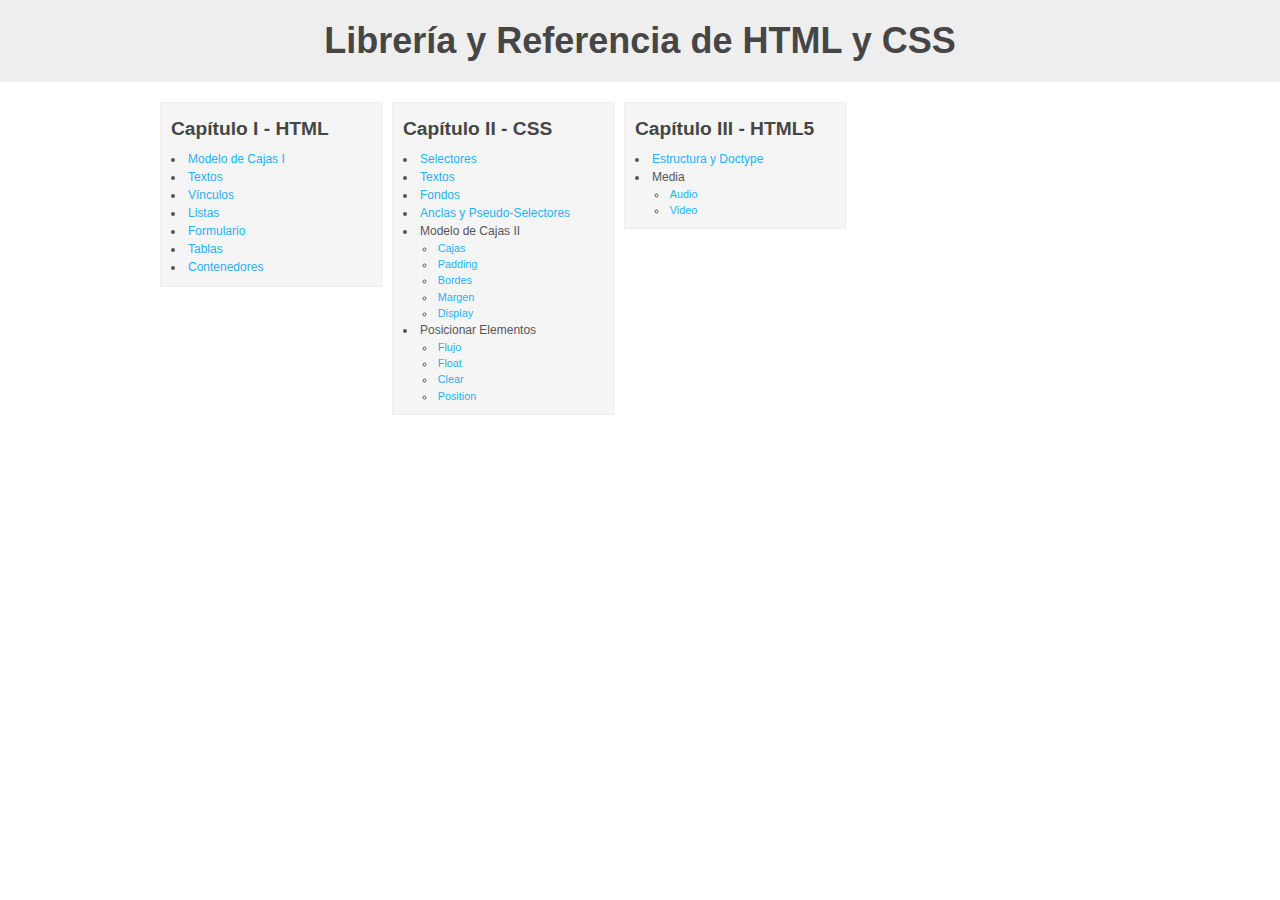
<file: _libreria/index.html>
<!doctype html>
<html lang="en">

<head>

	<meta charset="utf-8">
	<title> Dise&ntilde;o Web </title>
	<link type="text/css" rel="stylesheet" href="stylesheet.css"

</head>

<body>

	<div id="wrapper">

		<div id="header">

			<h1 class="header-main">Librer&iacute;a y Referencia de HTML y CSS</h1>

		</div>

		<div id="content-main">

			<div class="article-main">
				<h2>Cap&iacute;tulo I - HTML</h2>
				<ul>
					<li><a href="libreria-html/01-modelo-de-cajas/index.html">Modelo de Cajas I</a></li>
					<li><a href="libreria-html/02-texto/index.html">Textos</a></li>
					<li><a href="libreria-html/03-vinculos/index.html">V&iacute;nculos</a></li>
					<li><a href="libreria-html/04-listas/index.html">Listas</a></li>
					<li><a href="libreria-html/05-formularios/index.html">Formulario</a></li>
					<li><a href="libreria-html/06-tablas/index.html">Tablas</a></li>
					<li><a href="libreria-html/07-contenedores/index.html">Contenedores</a></li>

				</ul>
			</div><!--.article-->

			<div class="article-main">
				<h2>Cap&iacute;tulo II - CSS</h2>
				<ul>
					<li><a href="libreria-css/01-selectores/index.html">Selectores</a></li>
					<li><a href="libreria-css/02-texto/index.html">Textos</a></li>
					<li><a href="libreria-css/03-fondos/index.html">Fondos</a></li>
					<li><a href="libreria-css/04-anclas/index.html">Anclas y Pseudo-Selectores</a></li>
					<li>
						Modelo de Cajas II
						<ul>
							<li><a href="libreria-css/05-cajas/index.html">Cajas</a></li>
							<li><a href="libreria-css/05-cajas/pag2.html">Padding</a></li>
							<li><a href="libreria-css/05-cajas/pag3.html">Bordes</a></li>
							<li><a href="libreria-css/05-cajas/pag4.html">Margen</a></li>
							<li><a href="libreria-css/05-cajas/pag5.html">Display</a></li>
						</ul>
					</li>
					<li>
						Posicionar Elementos
						<ul>
							<li><a href="libreria-css/06-posicionar/index.html">Flujo</a></li>
							<li><a href="libreria-css/06-posicionar/pag2.html">Float</a></li>
							<li><a href="libreria-css/06-posicionar/pag3.html">Clear</a></li>
							<li><a href="libreria-css/06-posicionar/pag4.html">Position</a></li>
						</ul>
					</li>
				</ul>
			</div><!--.article-->

			<div class="article-main">
				<h2>Cap&iacute;tulo III - HTML5</h2>
				<ul>
					<li><a href="libreria-html5/01-doctype/index.html">Estructura y Doctype</a></li>
					<li>
						Media
						<ul>
							<li><a href="libreria-html5/02-media/index.html">Audio</a></li>
							<li><a href="libreria-html5/02-media/pag02.html">Video</a></li>
						</ul>
					</li>
				</ul>
			</div><!--.article-->

		</div><!-- div=content-->
	</div><!-- div=wrapper -->

</body>
</html>
</file>
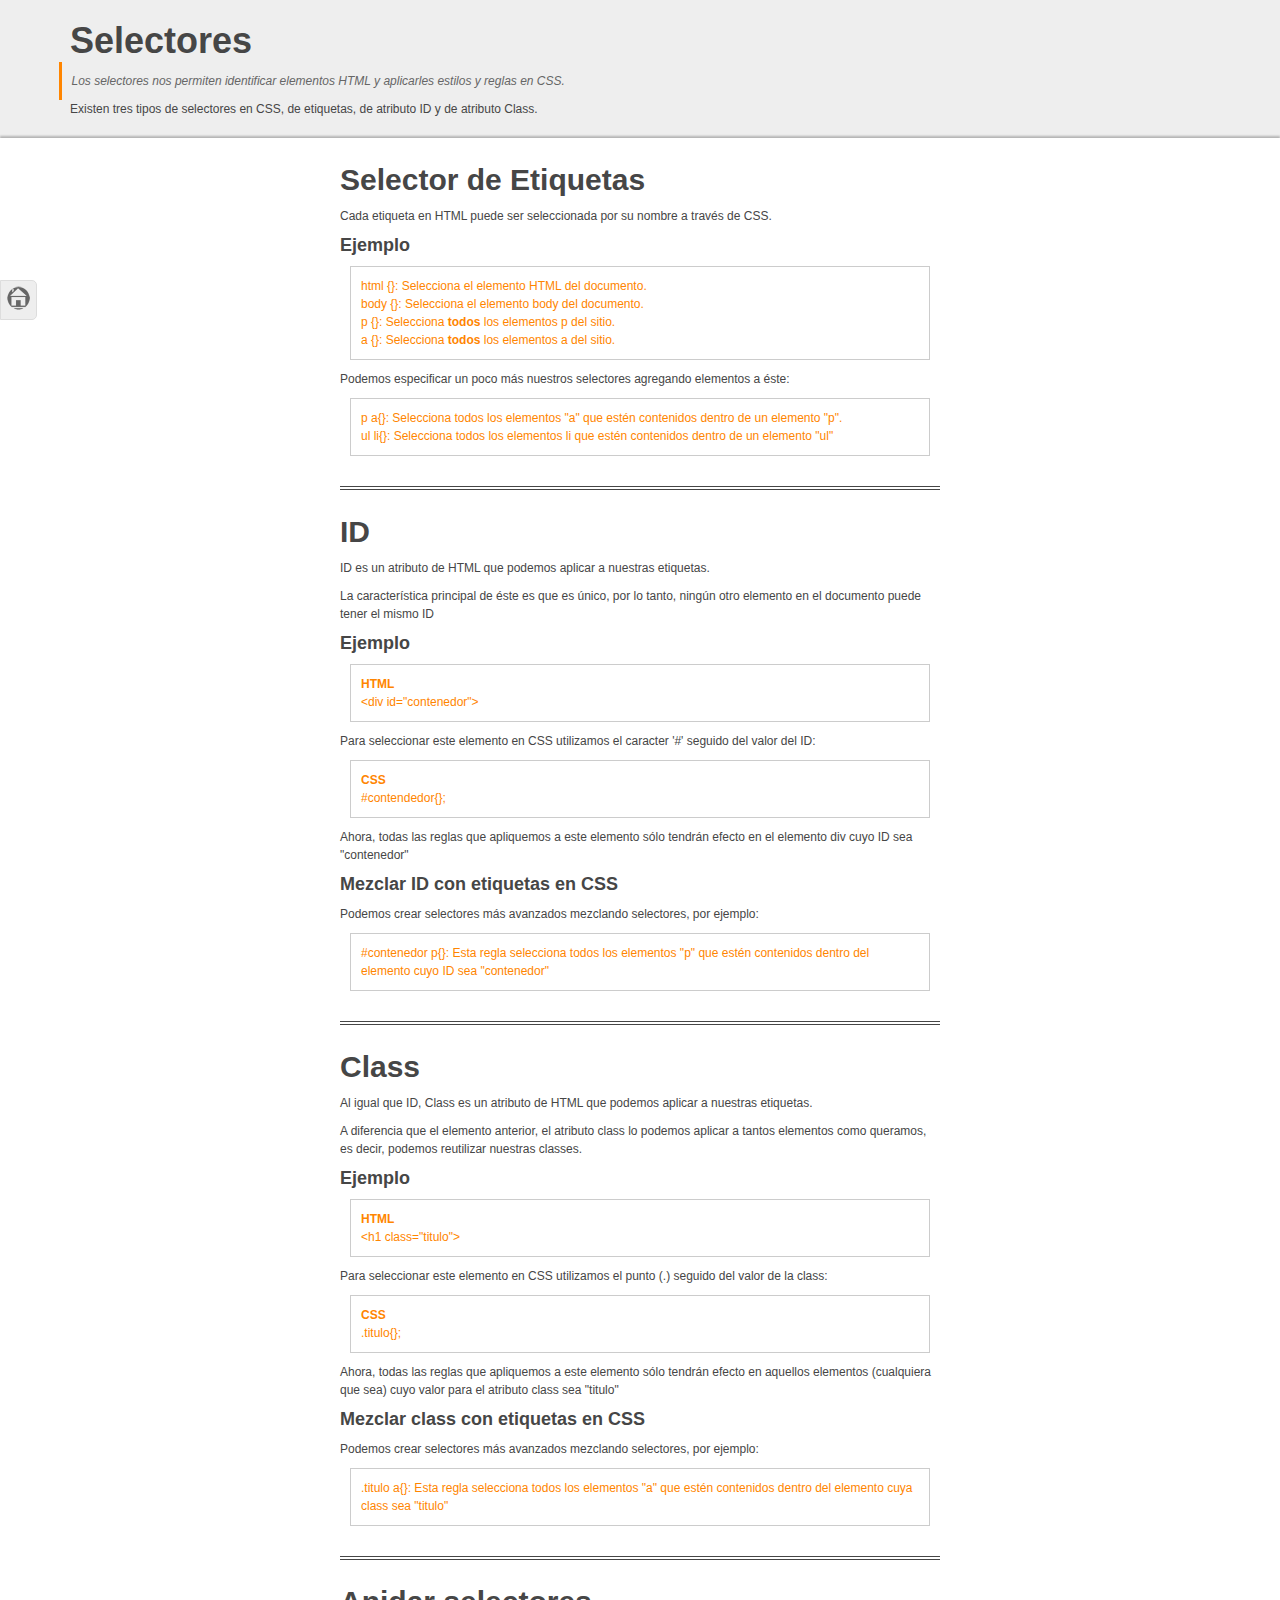
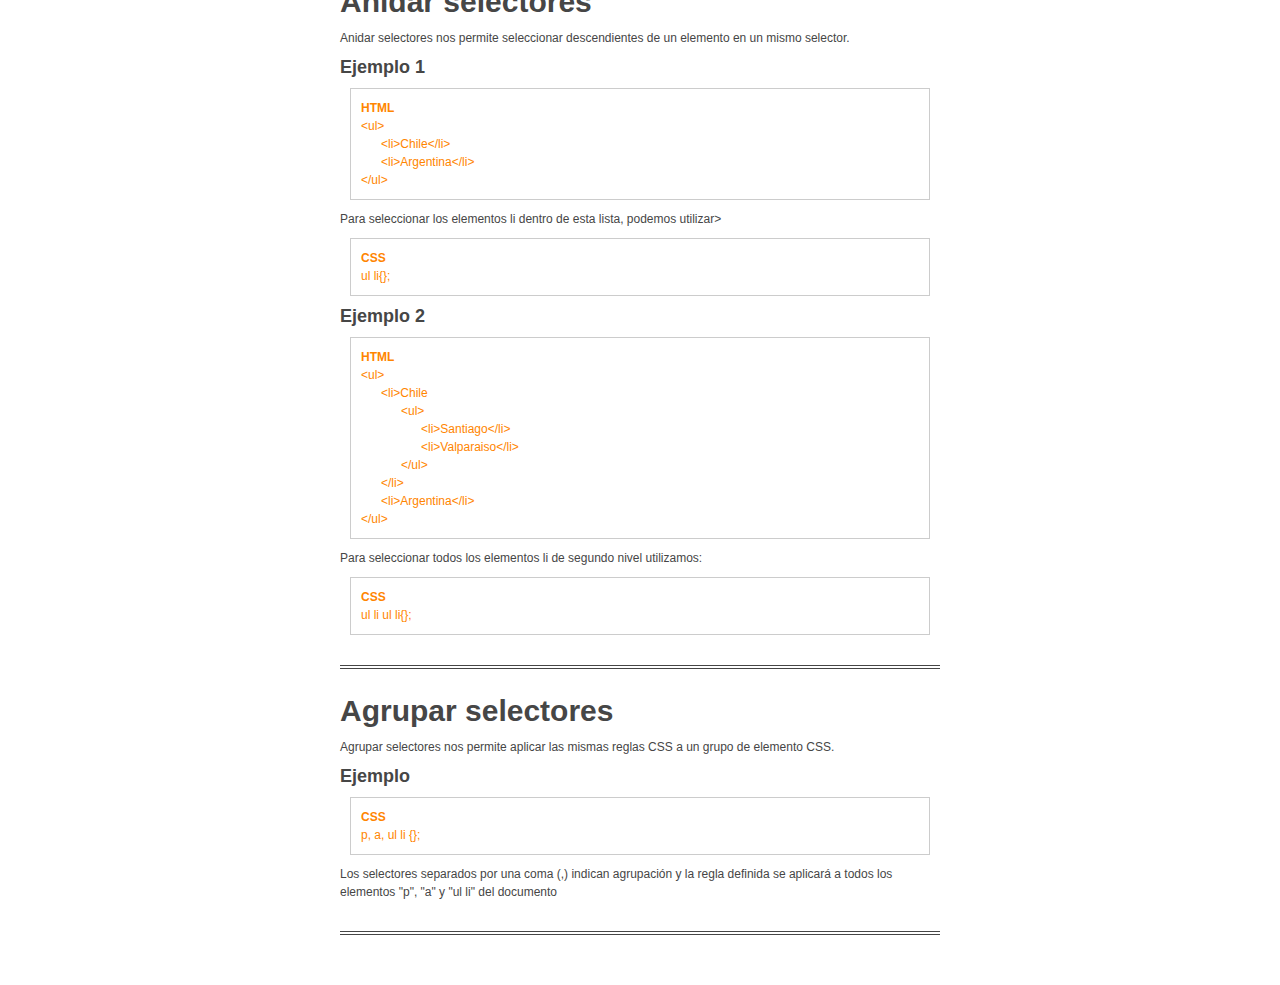
<file: _libreria/libreria-css/01-selectores/index.html>
<!doctype html>
<html lang="en">

<head>

	<meta charset="utf-8">
	<title>CSS - Selectores</title>
	<link type="text/css" rel="stylesheet" href="../../stylesheet.css"
    
</head>

<body>
	<div id="home-link">
		<a href="../../index.html" title="Volver al home"><img src="../../img/home.png" alt="Icono home" /></a>
	</div>

	<div id="wrapper">

		<div id="header">
			<h1>Selectores</h1>
			<blockquote><p>Los selectores nos permiten identificar elementos HTML y aplicarles estilos y reglas en CSS.</p></blockquote>
			<p>Existen tres tipos de selectores en CSS, de etiquetas, de atributo ID y de atributo Class.</p>
		</div>
		
		<div id="content">
	
			<div class="article">
			
				<h2>Selector de Etiquetas</h2>
				<p>Cada etiqueta en HTML puede ser seleccionada por su nombre a través de CSS.</p>
				<h4>Ejemplo</h4>
				<code>
					<span>html {}: Selecciona el elemento HTML del documento.</span>
					<span>body {}: Selecciona el elemento body del documento.</span>
					<span>p {}: Selecciona <strong>todos</strong> los elementos p del sitio.</span>
					<span>a {}: Selecciona <strong>todos</strong> los elementos a del sitio.</span>
				</code>
				
				<p>Podemos especificar un poco más nuestros selectores agregando elementos a éste:</p>
				<code>
					<span>p a{}: Selecciona todos los elementos "a" que estén contenidos dentro de un elemento "p".</span>
					<span>ul li{}: Selecciona todos los elementos li que estén contenidos dentro de un elemento "ul"</span>
				</code>
				
			</div><!--.article-->
			
			<div class="article">
			
				<h2>ID</h2>
				<p>ID es un atributo de HTML que podemos aplicar a nuestras etiquetas.</p>
				<p>La característica principal de éste es que es único, por lo tanto, ningún otro elemento en el documento puede tener el mismo ID</p>
				<h4>Ejemplo</h4>
				<code>
					<span><strong>HTML</strong></span>			
					<span>&lt;div id="contenedor"&gt;</span>
				</code>
				<p>Para seleccionar este elemento en CSS utilizamos el caracter '#' seguido del valor del ID:</p>
				<code>
					<span><strong>CSS</strong></span>	
					<span>#contendedor{};</span>
				</code>
				<p>Ahora, todas las reglas que apliquemos a este elemento sólo tendrán efecto en el elemento div cuyo ID sea "contenedor"</p>
				<h4>Mezclar ID con etiquetas en CSS</h4>
				<p>Podemos crear selectores más avanzados mezclando selectores, por ejemplo:</p>
				<code>
					<span>#contenedor p{}: Esta regla selecciona todos los elementos "p" que estén contenidos dentro del elemento cuyo ID sea "contenedor"</span>
				</code>
				
			</div><!--.article-->
			
			<div class="article">
			
				<h2>Class</h2>
				<p>Al igual que ID, Class es un atributo de HTML que podemos aplicar a nuestras etiquetas.</p>
				<p>A diferencia que el elemento anterior, el atributo class lo podemos aplicar a tantos elementos como queramos, es decir, podemos reutilizar nuestras classes.</p>
				<h4>Ejemplo</h4>
				<code>
					<span><strong>HTML</strong></span>			
					<span>&lt;h1 class="titulo"&gt;</span>
				</code>
				<p>Para seleccionar este elemento en CSS utilizamos el punto (.) seguido del valor de la class:</p>
				<code>
					<span><strong>CSS</strong></span>	
					<span>.titulo{};</span>
				</code>
				<p>Ahora, todas las reglas que apliquemos a este elemento sólo tendrán efecto en aquellos elementos (cualquiera que sea) cuyo valor para el atributo class sea "titulo"</p>
				<h4>Mezclar class con etiquetas en CSS</h4>
				<p>Podemos crear selectores más avanzados mezclando selectores, por ejemplo:</p>
				<code>
					<span>.titulo a{}: Esta regla selecciona todos los elementos "a" que estén contenidos dentro del elemento cuya class sea "titulo"</span>
				</code>
				
			</div><!--.article-->
			
			<div class="article">
			
				<h2>Anidar selectores</h2>
				<p>Anidar selectores nos permite seleccionar descendientes de un elemento en un mismo selector.</p>
				<h4>Ejemplo 1</h4>			
				<code>
					<span><strong>HTML</strong></span>
					<span>&lt;ul&gt;</span>
					<span class="indentx1">&lt;li&gt;Chile&lt;/li&gt;</span>
					<span class="indentx1">&lt;li&gt;Argentina&lt;/li&gt;</span>
					<span>&lt;/ul&gt;</span>
				</code>
				<p>Para seleccionar los elementos li dentro de esta lista, podemos utilizar></p>
				<code>
					<span><strong>CSS</strong></span>	
					<span>ul li{};</span>
				</code>
				<h4>Ejemplo 2</h4>
				<code>
					<span><strong>HTML</strong></span>
					<span>&lt;ul&gt;</span>
					<span class="indentx1">&lt;li&gt;Chile</span>
						<span class="indentx2">&lt;ul&gt;</span>
							<span class="indentx3">&lt;li&gt;Santiago&lt;/li&gt;</span>
							<span class="indentx3">&lt;li&gt;Valparaiso&lt;/li&gt;</span>
						<span class="indentx2">&lt;/ul&gt;</span>
					<span class="indentx1">&lt;/li&gt;</span>
					<span class="indentx1">&lt;li&gt;Argentina&lt;/li&gt;</span>
					<span>&lt;/ul&gt;</span>
				</code>
				<p>Para seleccionar todos los elementos li de segundo nivel utilizamos:</p>
				<code>
					<span><strong>CSS</strong></span>	
					<span>ul li ul li{};</span>
				</code>
				
			</div><!--.article-->
			
			<div class="article">
			
				<h2>Agrupar selectores</h2>
				<p>Agrupar selectores nos permite aplicar las mismas reglas CSS a un grupo de elemento CSS.</p>
				<h4>Ejemplo</h4>			
				<code>
					<span><strong>CSS</strong></span>	
					<span>p, a, ul li {};</span>
				</code>
				<p>Los selectores separados por una coma (,) indican agrupación y la regla definida se aplicará a todos los elementos "p", "a" y "ul li" del documento</p>
				
			</div><!--.article-->
			
		</div><!--#content-->
	</div><!-- #wrapper -->

</body>
</html>
</file>
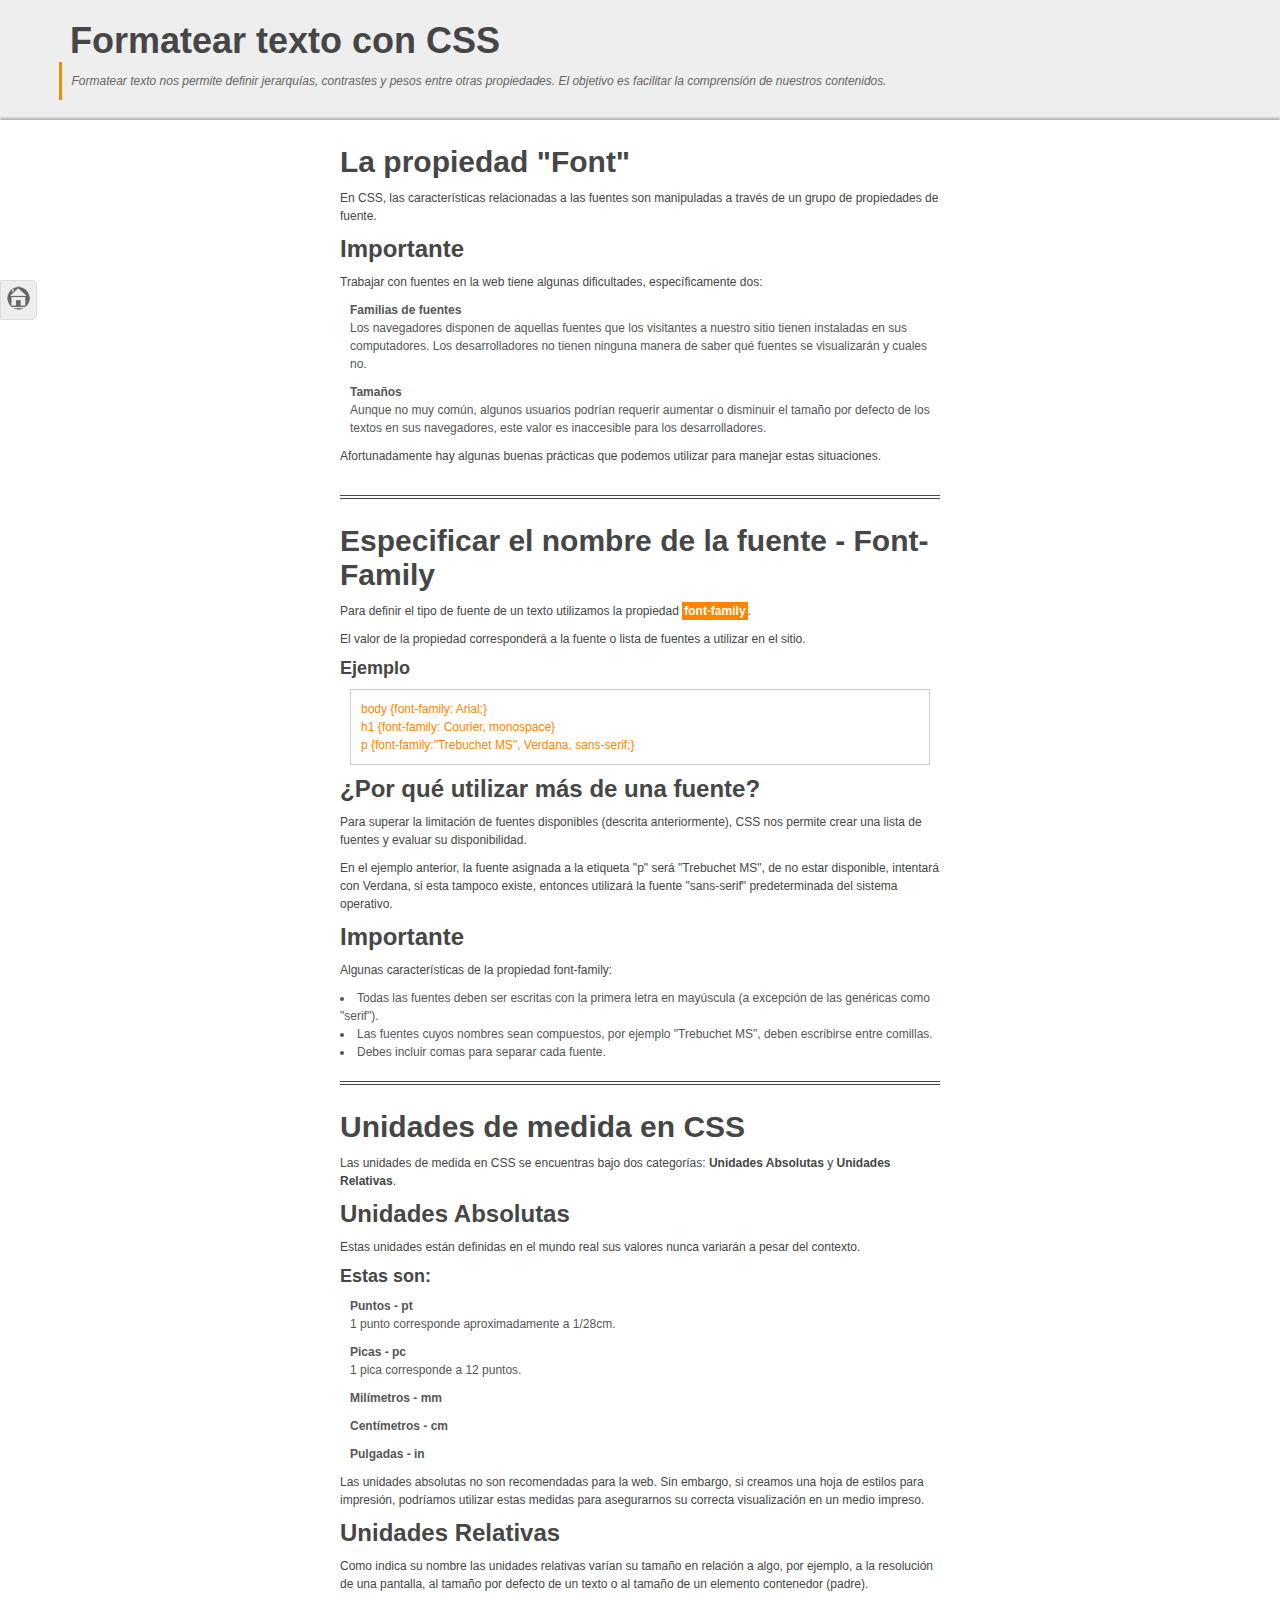
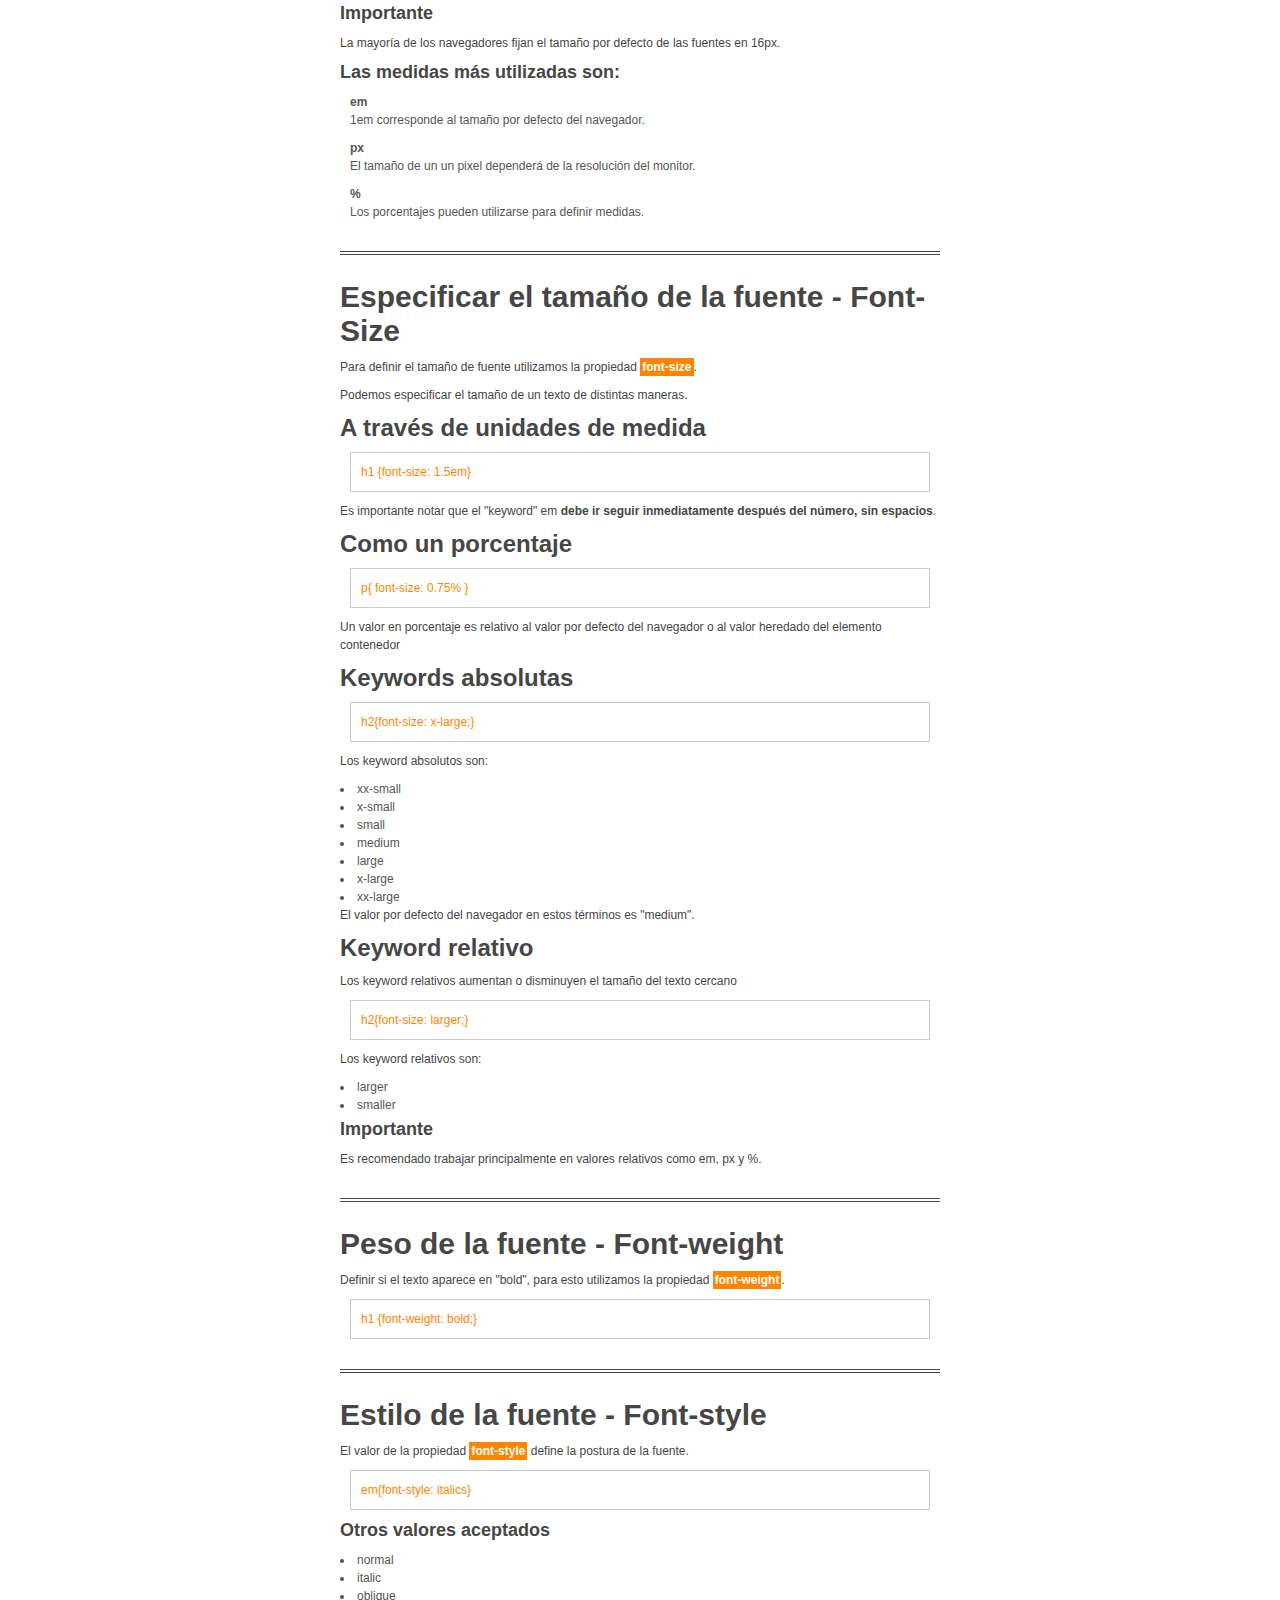
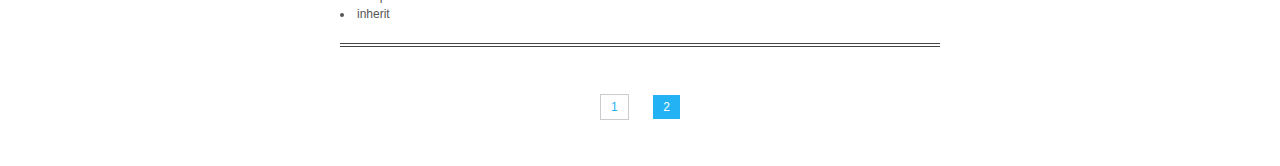
<file: _libreria/libreria-css/02-texto/index.html>
<!doctype html>
<html lang="en">

<head>

	<meta charset="utf-8">
	<title>CSS - Textos</title>
	<link type="text/css" rel="stylesheet" href="../../stylesheet.css"
    
</head>

<body>
	<div id="home-link">
		<a href="../../index.html" title="Volver al home"><img src="../../img/home.png" alt="Icono home" /></a>
	</div>

	<div id="wrapper">

		<div id="header">
			<h1>Formatear texto con CSS</h1>
			<blockquote><p>Formatear texto nos permite definir jerarquías, contrastes y pesos entre otras propiedades. El objetivo es facilitar la comprensión de nuestros contenidos.</p></blockquote>
		</div>
		
		<div id="content">
	
			<div class="article">
			
				<h2>La propiedad "Font"</h2>
				<p>En CSS, las características relacionadas a las fuentes son manipuladas a través de un grupo de propiedades de fuente.</p>
				<h3>Importante</h3>
				<p>Trabajar con fuentes en la web tiene algunas dificultades, específicamente dos:</p>
				<dl>
					<dt>Familias de fuentes</dt>
					<dd>Los navegadores disponen de aquellas fuentes que los visitantes a nuestro sitio tienen instaladas en sus computadores. Los desarrolladores no tienen ninguna manera de saber qué fuentes se visualizarán y cuales no.</dd>
					<dt>Tamaños</dt>
					<dd>Aunque no muy común, algunos usuarios podrían requerir aumentar o disminuir el tamaño por defecto de los textos en sus navegadores, este valor es inaccesible para los desarrolladores.</dd>
				</dl>
				<p>Afortunadamente hay algunas buenas prácticas que podemos utilizar para manejar estas situaciones.</p>
			</div><!--.article-->
			
			<div class="article">
			
				<h2>Especificar el nombre de la fuente - Font-Family</h2>
				<p>Para definir el tipo de fuente de un texto utilizamos la propiedad <span class="highlight">font-family</span>.</p>
				<p>El valor de la propiedad corresponderá a la fuente o lista de fuentes a utilizar en el sitio.</p>
				<h4>Ejemplo</h4>
				<code>				
					<span>body {font-family: Arial;}</span>
					<span>h1 {font-family: Courier, monospace}</span>
					<span>p {font-family:"Trebuchet MS", Verdana, sans-serif;}</span>
				</code>
				<h3>&iquest;Por qué utilizar más de una fuente?</h3>
				<p>Para superar la limitación de fuentes disponibles (descrita anteriormente), CSS nos permite crear una lista de fuentes y evaluar su disponibilidad.</p>
				<p>En el ejemplo anterior, la fuente asignada a la etiqueta "p" será "Trebuchet MS", de no estar disponible, intentará con Verdana, si esta tampoco existe, entonces utilizará la fuente "sans-serif" predeterminada del sistema operativo.</p>
				<h3>Importante</h3>
				<p>Algunas características de la propiedad font-family:</p>
				<ul>
					<li>Todas las fuentes deben ser escritas con la primera letra en mayúscula (a excepción de las genéricas como "serif").</li>
					<li>Las fuentes cuyos nombres sean compuestos, por ejemplo "Trebuchet MS", deben escribirse entre comillas.</li>
					<li>Debes incluir comas para separar cada fuente.</li>
				</ul>
				
			</div><!--.article-->
			
			<div class="article">
				<h2>Unidades de medida en CSS</h2>
				<p>Las unidades de medida en CSS se encuentras bajo dos categorías: <strong>Unidades Absolutas</strong> y <strong>Unidades Relativas</strong>.</p>
				<h3>Unidades Absolutas</h3>
				<p>Estas unidades están definidas en el mundo real sus valores nunca variarán a pesar del contexto.</p>
				<h4>Estas son:</h4>
				<dl>
					<dt>Puntos - pt</dt>
					<dd>1 punto corresponde aproximadamente a 1/28cm.</dd>
					<dt>Picas - pc</dt>
					<dd>1 pica corresponde a 12 puntos.</dd>
					<dt>Milímetros - mm</dt>
					<dd></dd>
					<dt>Centímetros - cm</dt>
					<dd></dd>
					<dt>Pulgadas - in</dt>
					<dd></dd>
				</dl>
				<p>Las unidades absolutas no son recomendadas para la web. Sin embargo, si creamos una hoja de estilos para impresión, podríamos utilizar estas medidas para asegurarnos su correcta visualización en un medio impreso.</p>
				
				<h3>Unidades Relativas</h3>
				<p>Como indica su nombre las unidades relativas varían su tamaño en relación a algo, por ejemplo, a la resolución de una pantalla, al tamaño por defecto de un texto o al tamaño de un elemento contenedor (padre).</p>
				<h4>Importante</h4>
				<p>La mayoría de los navegadores fijan el tamaño por defecto de las fuentes en 16px.</p>
				<h4>Las medidas más utilizadas son:</h4>
				<dl>
					<dt>em</dt>
					<dd>1em corresponde al tamaño por defecto del navegador.</dd>
					<dt>px</dt>
					<dd>El tamaño de un un pixel dependerá de la resolución del monitor.</dd>
					<dt>%</dt>
					<dd>Los porcentajes pueden utilizarse para definir medidas.</dd>
				</dl>
			</div><!--.article-->
			
			<div class="article">
			
				<h2>Especificar el tamaño de la fuente - Font-Size</h2>
				<p>Para definir el tamaño de fuente utilizamos la propiedad <span class="highlight">font-size</span>.</p>
				<p>Podemos especificar el tamaño de un texto de distintas maneras.</p>
				<h3>A través de unidades de medida</h3>
				<code>				
					<span>h1 {font-size: 1.5em}</span>
				</code>
				<p>Es importante notar que el "keyword" em <strong>debe ir seguir inmediatamente después del número, sin espacios</strong>.</p>
				<h3>Como un porcentaje</h3>
				<code>				
					<span>p{ font-size: 0.75% }</span>
				</code>
				<p>Un valor en porcentaje es relativo al valor por defecto del navegador o al valor heredado del elemento contenedor</p>
				<h3>Keywords absolutas</h3>
				<code>
					<span>h2{font-size: x-large;}
				</code>
				<p>Los keyword absolutos son:</p>
				<ul>
					<li>xx-small</li>
					<li>x-small</li>
					<li>small</li>
					<li>medium</li>
					<li>large</li>
					<li>x-large</li>
					<li>xx-large</li>
				</ul>
				<p>El valor por defecto del navegador en estos términos es "medium".</p>
				<h3>Keyword relativo</h3>
				<p>Los keyword relativos aumentan o disminuyen el tamaño del texto cercano</p>
				<code>
					<span>h2{font-size: larger;}
				</code>
				<p>Los keyword relativos son:</p>
				<ul>
					<li>larger</li>
					<li>smaller</li>
				</ul>
				
				<h4>Importante</h4>
				<p>Es recomendado trabajar principalmente en valores relativos como em, px y %.</p>
			</div><!--.article-->
			
			<div class="article">
				<h2>Peso de la fuente - Font-weight</h2>
				<p>Definir si el texto aparece en "bold", para esto utilizamos la propiedad <span class="highlight">font-weight</span>.</p>
				<code>
					<span>h1 {font-weight: bold;}</span>
				</code>
			</div><!--.article-->
			
			<div class="article">
				<h2>Estilo de la fuente - Font-style</h2>
				<p>El valor de la propiedad <span class="highlight">font-style</span> define la postura de la fuente.</p>
				<code>
					<span>em{font-style: italics}</span>
				</code>
				<h4>Otros valores aceptados</h4>
				<ul>
					<li>normal</li>
					<li>italic</li>
					<li>oblique</li>
					<li>inherit</li>
				</ul>
			</div><!--.article-->
			
		</div><!--#content-->
	</div><!-- #wrapper -->
	
	<div id="paginacion">
		<ul>
			<li><a href="#" class="actual">1</a></li>
			<li><a href="pag2.html">2</a></li>						
		</ul>
	</div>

</body>
</html>
</file>
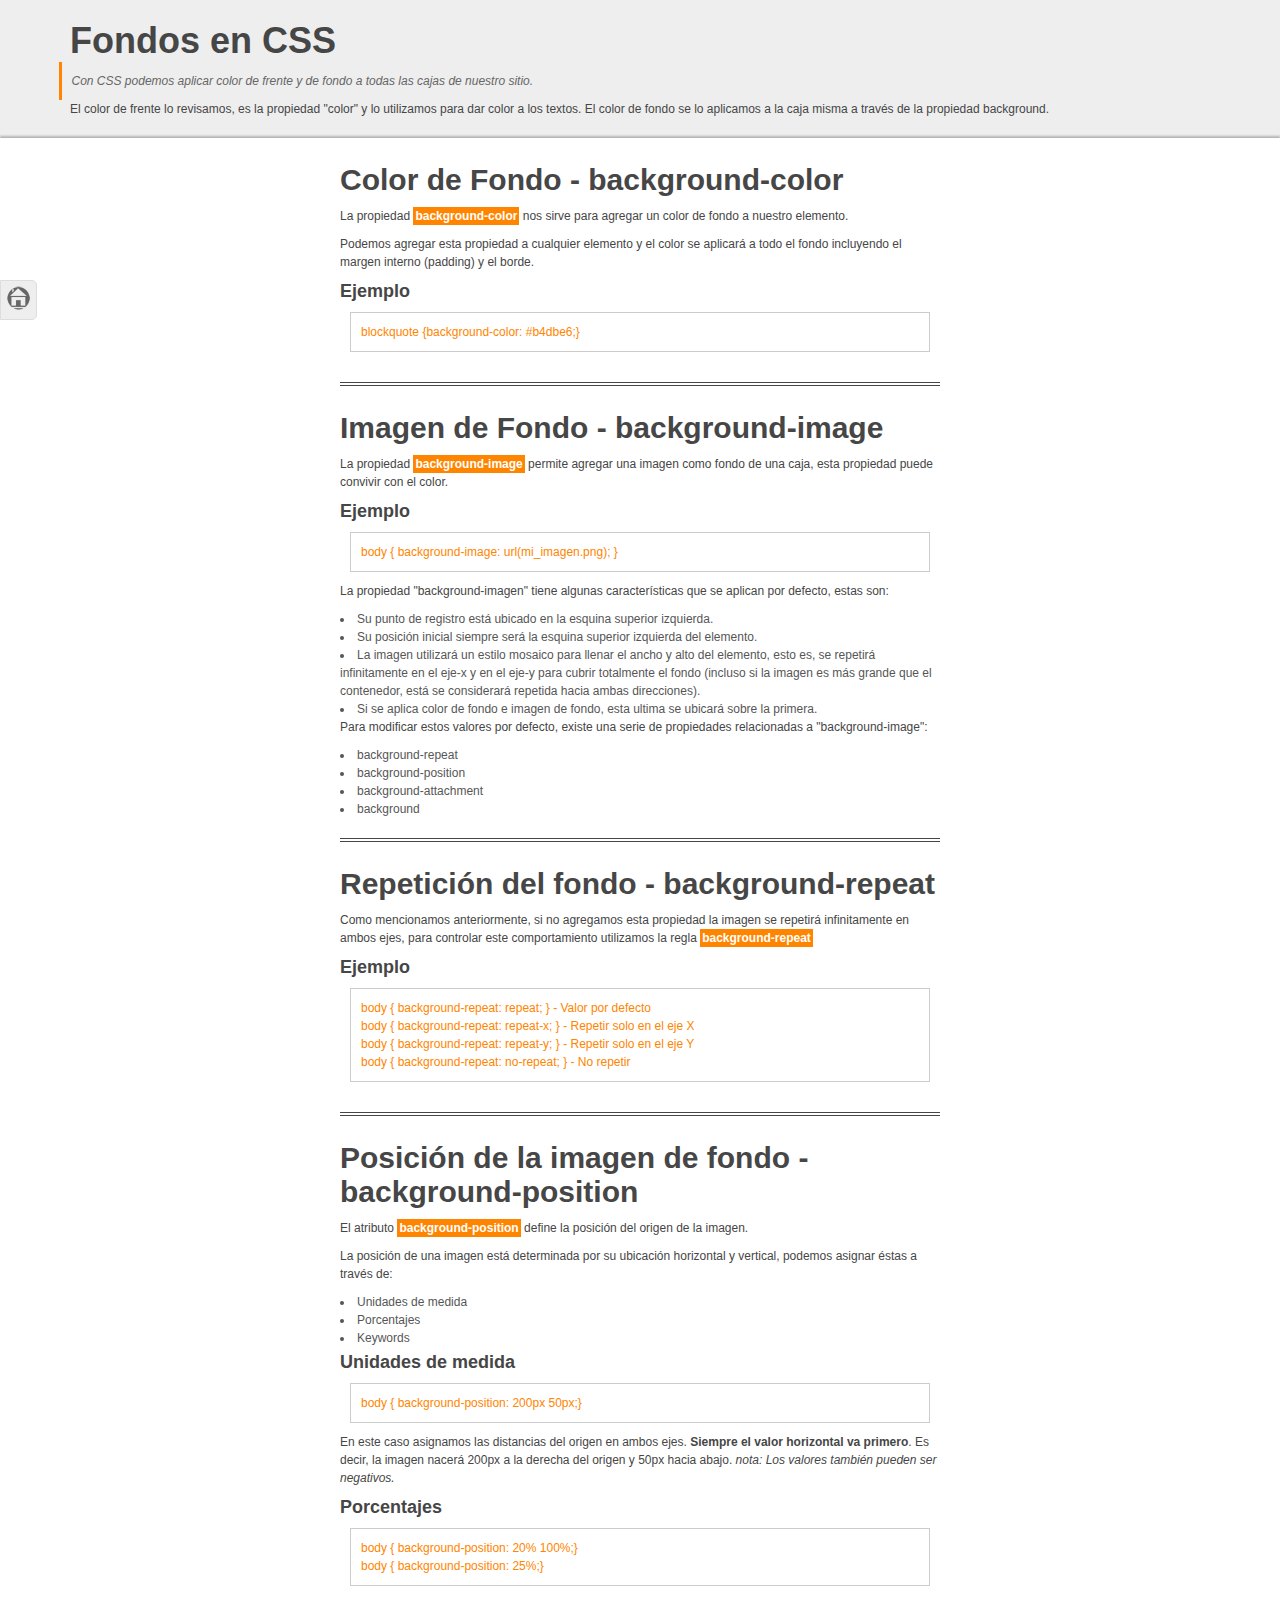
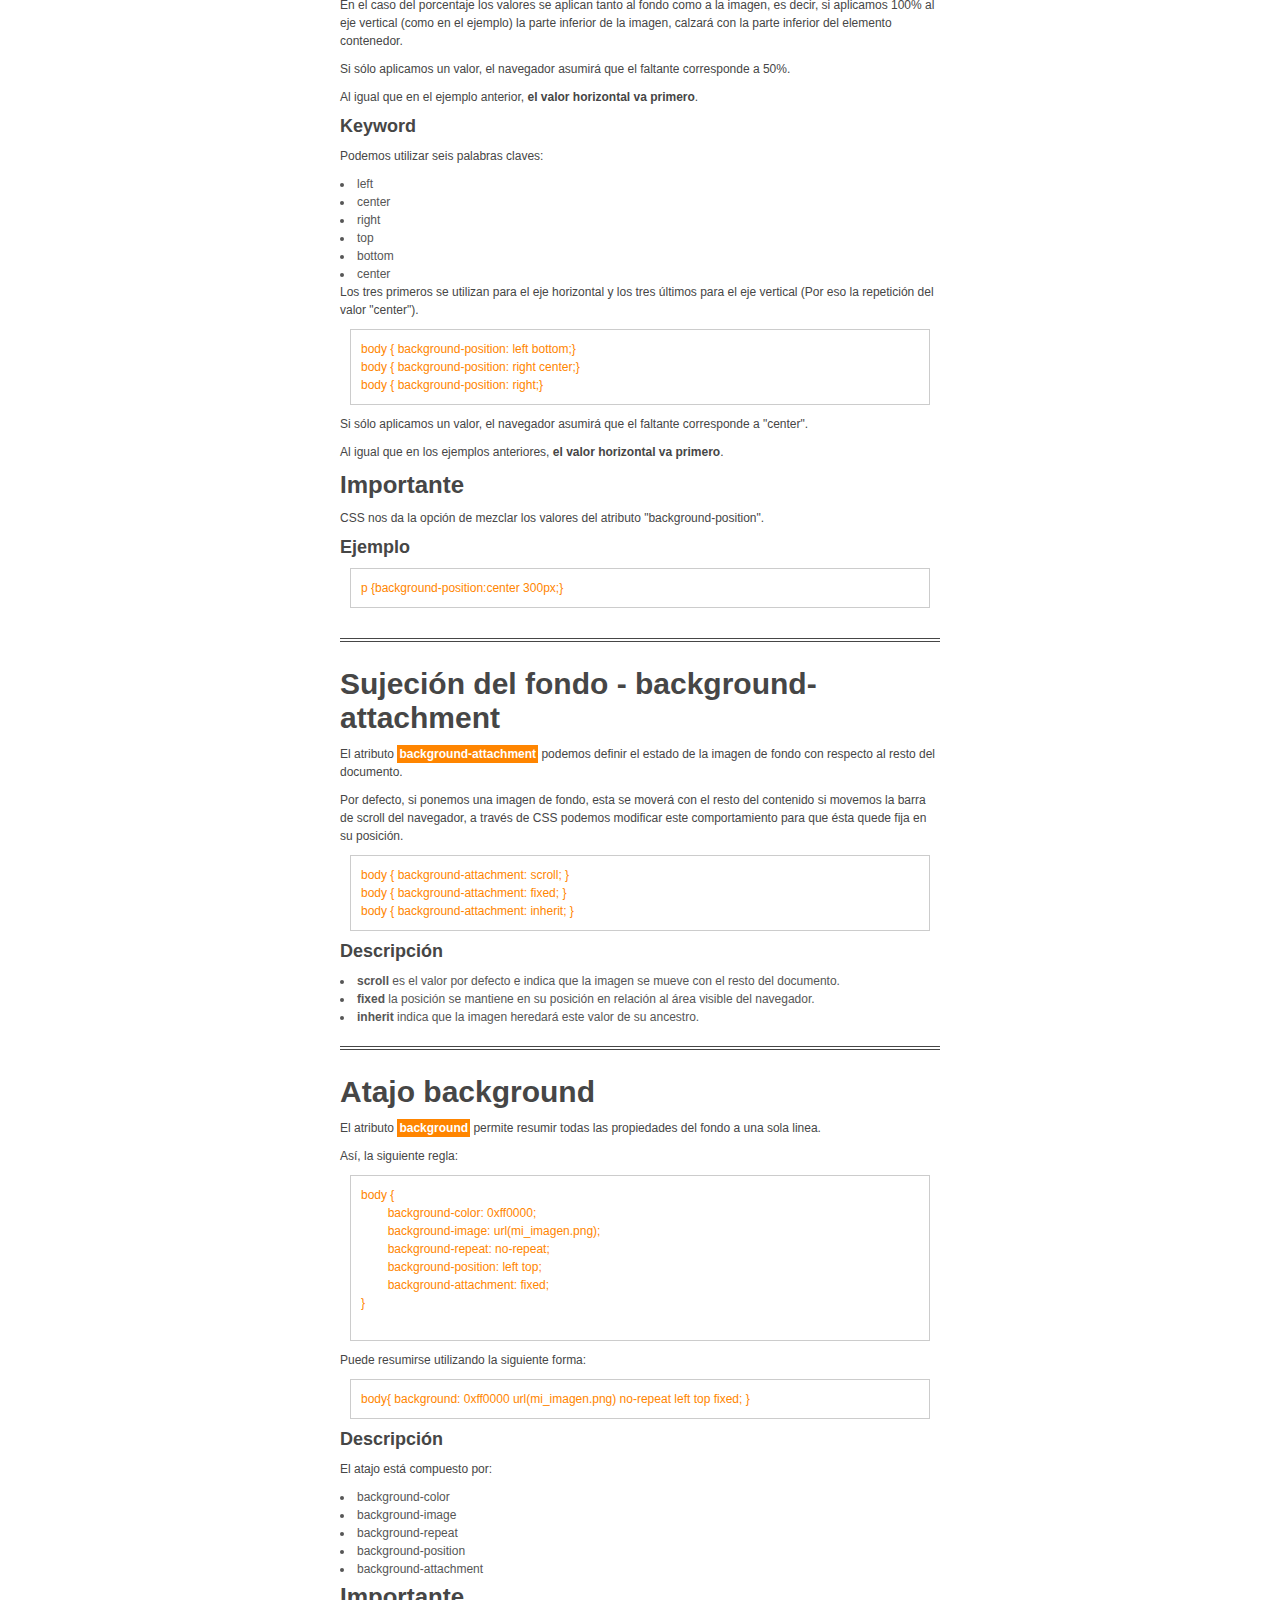
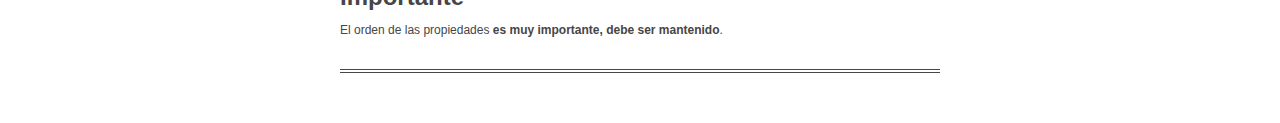
<file: _libreria/libreria-css/03-fondos/index.html>
<!doctype html>
<html lang="en">

<head>

	<meta charset="utf-8">
	<title>CSS - Fondos</title>
	<link type="text/css" rel="stylesheet" href="../../stylesheet.css"
    
</head>

<body>
	<div id="home-link">
		<a href="../../index.html" title="Volver al home"><img src="../../img/home.png" alt="Icono home" /></a>
	</div>

	<div id="wrapper">

		<div id="header">
			<h1>Fondos en CSS</h1>
			<blockquote><p>Con CSS podemos aplicar color de frente y de fondo a todas las cajas de nuestro sitio.</p></blockquote>
			<p>El color de frente lo revisamos, es la propiedad "color" y lo utilizamos para dar color a los textos. El color de fondo se lo aplicamos a la caja misma a través de la propiedad background.</p>
		</div>
		
		<div id="content">
	
			<div class="article">
			
				<h2>Color de Fondo - background-color</h2>
				<p>La propiedad <span class="highlight">background-color</span> nos sirve para agregar un color de fondo a nuestro elemento.</p>
				<p>Podemos agregar esta propiedad a cualquier elemento y el color se aplicará a todo el fondo incluyendo el margen interno (padding) y el borde.</p>
				<h4>Ejemplo</h4>
				<code>				
					<span>blockquote {background-color: #b4dbe6;}</span>
				</code>
				
			</div><!--.article-->
			
			<div class="article">
			
				<h2>Imagen de Fondo - background-image</h2>
				<p>La propiedad <span class="highlight">background-image</span> permite agregar una imagen como fondo de una caja, esta propiedad puede convivir con el color. </p>
				<h4>Ejemplo</h4>
				<code>				
					<span>body { background-image: url(mi_imagen.png); }</span>
				</code>
				<p>La propiedad "background-imagen" tiene algunas características que se aplican por defecto, estas son:</p>
				<ul>
					<li>Su punto de registro está ubicado en la esquina superior izquierda.</li>
					<li>Su posición inicial siempre será la esquina superior izquierda del elemento.</li>
					<li>La imagen utilizará un estilo mosaico para llenar el ancho y alto del elemento, esto es, se repetirá infinitamente en el eje-x y en el eje-y para cubrir totalmente el fondo (incluso si la imagen es más grande que el contenedor, está se considerará repetida hacia ambas direcciones).</li>
					<li>Si se aplica color de fondo e imagen de fondo, esta ultima se ubicará sobre la primera.</li>
				</ul>
				<p>Para modificar estos valores por defecto, existe una serie de propiedades relacionadas a "background-image":</p>
				<ul>
					<li>background-repeat</li>
					<li>background-position</li>
					<li>background-attachment</li>
					<li>background</li>
				</ul>
				
			</div><!--.article-->
			
			<div class="article">
			
				<h2>Repetición del fondo - background-repeat</h2>
				<p>Como mencionamos anteriormente, si no agregamos esta propiedad la imagen se repetirá infinitamente en ambos ejes, para controlar este comportamiento utilizamos la regla <span class="highlight">background-repeat</span></p>
				<h4>Ejemplo</h4>
				<code>				
					<span>body { background-repeat: repeat; } - Valor por defecto</span>
					<span>body { background-repeat: repeat-x; } - Repetir solo en el eje X</span>
					<span>body { background-repeat: repeat-y; } - Repetir solo en el eje Y</span>
					<span>body { background-repeat: no-repeat; } - No repetir</span>
				</code>
				
			</div><!--.article-->
			
			<div class="article">
			
				<h2>Posición de la imagen de fondo - background-position</h2>
				<p>El atributo <span class="highlight">background-position</span> define la posición del origen de la imagen.</p>
				<p>La posición de una imagen está determinada por su ubicación horizontal y vertical, podemos asignar éstas a través de:</p>
				<ul>
					<li>Unidades de medida</li>
					<li>Porcentajes</li>
					<li>Keywords</li>
				</ul>
				<h4>Unidades de medida</h4>
				<code>				
					<span>body { background-position: 200px 50px;}</span>
				</code>
				<p>En este caso asignamos las distancias del origen en ambos ejes. <strong>Siempre el valor horizontal va primero</strong>. Es decir, la imagen nacerá 200px a la derecha del origen y 50px hacia abajo. <em>nota: Los valores también pueden ser negativos.</em></p>
				
				<h4>Porcentajes</h4>
				<code>				
					<span>body { background-position: 20% 100%;}</span>
					<span>body { background-position: 25%;}</span>
				</code>
				<p>En el caso del porcentaje los valores se aplican tanto al fondo como a la imagen, es decir, si aplicamos 100% al eje vertical (como en el ejemplo) la parte inferior de la imagen, calzará con la parte inferior del elemento contenedor.</em></p>
				<p>Si sólo aplicamos un valor, el navegador asumirá que el faltante corresponde a 50%.</p>
				<p>Al igual que en el ejemplo anterior, <strong>el valor horizontal va primero</strong>.</p>
				
				<h4>Keyword</h4>
				<p>Podemos utilizar seis palabras claves:</p>
				<ul>
					<li>left</li>
					<li>center</li>
					<li>right</li>
					<li>top</li>
					<li>bottom</li>
					<li>center</li>
				</ul>
				<p>Los tres primeros se utilizan para el eje horizontal y los tres últimos para el eje vertical (Por eso la repetición del valor "center").</p>
				<code>				
					<span>body { background-position: left bottom;}</span>
					<span>body { background-position: right center;}</span>
					<span>body { background-position: right;}</span>
				</code>
				<p>Si sólo aplicamos un valor, el navegador asumirá que el faltante corresponde a "center".</p>
				<p>Al igual que en los ejemplos anteriores, <strong>el valor horizontal va primero</strong>.</p>
				
				<h3>Importante</h3>
				<p>CSS nos da la opción de mezclar los valores del atributo "background-position".</p>
				<h4>Ejemplo</h4>
				<code>
					<span>p {background-position:center 300px;}</span>
				</code>
				
			</div><!--.article-->
			
			<div class="article">
			
				<h2>Sujeción del fondo - background-attachment</h2>
				<p>El atributo <span class="highlight">background-attachment</span> podemos definir el estado de la imagen de fondo con respecto al resto del documento.</p>
				<p>Por defecto, si ponemos una imagen de fondo, esta se moverá con el resto del contenido si movemos la barra de scroll del navegador, a través de CSS podemos modificar este comportamiento para que ésta quede fija en su posición.</p>
				<code>				
					<span>body { background-attachment: scroll; }</span>
					<span>body { background-attachment: fixed; }</span>
					<span>body { background-attachment: inherit; }</span>
				</code>
				<h4>Descripción</h4>
				<ul>
					<li><strong>scroll</strong> es el valor por defecto e indica que la imagen se mueve con el resto del documento.</li>
					<li><strong>fixed</strong> la posición se mantiene en su posición en relación al área visible del navegador.</li>
					<li><strong>inherit</strong> indica que la imagen heredará este valor de su ancestro.</li>
				</ul>
				
			</div><!--.article-->
			
			<div class="article">
			
				<h2>Atajo background</h2>
				<p>El atributo <span class="highlight">background</span> permite resumir todas las propiedades del fondo a una sola linea.</p>
				<p>Así, la siguiente regla:</p>
				<code>
					<span>
					<pre>
body {
	background-color: 0xff0000;
	background-image: url(mi_imagen.png);
	background-repeat: no-repeat;
	background-position: left top;
	background-attachment: fixed;
}
					</pre>
					</span>
				</code>
				
				<p>Puede resumirse utilizando la siguiente forma:</p>
				<code><span>
body{
	background: 0xff0000 url(mi_imagen.png) no-repeat left top fixed;
}
				</span></code>
				<h4>Descripción</h4>
				<p>El atajo está compuesto por: </p>
				<ul>
					<li>background-color</li>
					<li>background-image</li>
					<li>background-repeat</li>
					<li>background-position</li>
					<li>background-attachment</li>
				</ul>
				<h3>Importante</h3>
				<p>El orden de las propiedades <strong>es muy importante, debe ser mantenido</strong>.</p>
				
			</div><!--.article-->
			
						
		</div><!--#content-->
	</div><!-- #wrapper -->

</body>
</html>
</file>
<file: 03_estilos_css/style.css>
body {
	margin: 0;
	padding: 0;
	background-color: #f5f6f7;
	font-family: Roboto Condensed, sans-serif;
}
</file>
<file: 04_estilos_css /style.css>
*, *:before, *:after {
	box-sizing: border-box;
}
body {
	margin: 0;
	padding: 0;
	background-color: #ffffff;
	font-family: Roboto Condensed, sans-serif;
	line-height: 1.5;
	font-size: 12px;
	color: #575757;
}
h1, h2{
	margin: 0;
	padding: 0;
	font-weight: 400;

}
p{
	margin: 0;
	
}
a{ 
   color: #AF447C;
   text-decoration: none; /*Eliminar subrayado*/
}
a:hover,
a:active,
a:focus{
	color: #194478;
	text-decoration: underline; /*agregar subrayado*/


}
/*reglas personalizadas para textos*/

h1{
	font-size: 22px;
	color: #AF447C;
	text-transform: uppercase; /*subir a mausculas */
	
}
h2{
	
	font-size: 10px;
	color: #575757;
}
/*Estructuras*/
.tarjeta{
	width:255px;
	margin: 50px auto 0; /* Arriba (iz y der) Abajo*/ 
	background-color: #f5f5f5;
	
	
	
}

	.figura img{
		width:255px;
		height: auto;
	}
	.cuerpo{
		padding: 20px;
		border: 1px solid #e5e5e5;
		border-top: none;

	}
/*estilos multiuso*/
.boton{
	display: inline-block;
	background-color: #AF447C;
	font-size: 10px;
	color: #fff;
	padding: 6px 4px;
	border-radius: 6px;
	transition: all 250ms linear; /*transición de segundo para ponerse de otro color*/
}
.boton:hover{
	color: #f5f5f5;
	background-color: #73425C;
	text-decoration: none;
	width: 50%;
}
</file>
<file: 05_estilos_css  copy/style.css>
*, *:before, *:after {
	box-sizing: border-box;
}
body {
	margin: 0;
	padding: 0;
	background-color: #ffffff;
	font-family: Roboto Condensed, sans-serif;
	line-height: 1.5;
	font-size: 12px;
	color: #575757;
}
h1, h2{
	margin: 0;
	padding: 0;
	font-weight: 400;

}
p{
	margin: 0;
	
}
a{ 
   color: #AF447C;
   text-decoration: none; /*Eliminar subrayado*/
}
a:hover,
a:active,
a:focus{
	color: #194478;
	text-decoration: underline; /*agregar subrayado*/


}
/*reglas personalizadas para textos*/

h1{
	font-size: 22px;
	color: #AF447C;
	text-transform: uppercase; /*subir a mausculas */
	
}
h2{
	
	font-size: 10px;
	color: #575757;
}
/*Estructuras*/
.tarjetero{
	width: 1080px;
	margin: 50px auto;
	background-color: pink;
}

.tarjeta{
	width:255px;
	float: left;
	background-color: #f5f5f5;
	margin-right: 20px;
	margin-bottom: 20px;
	
}

.tarjeta:nth-child(4n){
	margin-right: 0px;
}

	.figura img{
		width:255px;
		height: auto;
		

	}
 
    .figura {
    	position:relative;
    	overflow: hidden;
    	width: 255px;
        height: 193px;
        background-image: url(../_images/bicicleta.jpeg);
        background-repeat: no-repeat;
        background-size: cover;
        background-color: pink;
        background-position: 50%;
    }
	.cinta{
	color: #fff;
	background-color: #0B77DB;
	position: absolute;
	top: 10px;
	left: -23px;
	text-transform: uppercase;
	font-size: 10px;
	font-weight: 300px;
	padding: 2px 30px;

	transform: rotate(-39deg);
}
	.cuerpo{
		padding: 15px 15px 30px;
		border: 1px solid #e5e5e5;
		border-top: none;


	}

	.cuerpo h1{
	margin-bottom: 10px;
    border-bottom: 1px solid #e5e5e5;
    padding-bottom: 5px;
	}

	.cuerpo p {
		margin-bottom: 15px;

	}
/*estilos multiuso*/
.boton{
	display: inline-block;
	background-color: #AF447C;
	font-size: 10px;
	color: #fff;
	padding: 6px 14px;
	border-radius: 6px;
	transition: all 250ms linear; /*transición de segundo para ponerse de otro color*/
}
.boton:hover{
	color: #f5f5f5;
	background-color: #73425C;
	text-decoration: none;
	width: 50%;
}
</file>
<file: 06_responsive/style.css>
*, *:before, *:after {
	box-sizing: border-box;
}
body {
	margin: 0;
	padding: 0;
	background-color: #ffffff;
	font-family: Roboto Condensed, sans-serif;
	line-height: 1.5;
	font-size: 12px;
	color: #575757;
}
h1, h2{
	margin: 0;
	padding: 0;
	font-weight: 400;

}
p{
	margin: 0;
	
}
a{ 
   color: #AF447C;
   text-decoration: none; /*Eliminar subrayado*/
}
a:hover,
a:active,
a:focus{
	color: #194478;
	text-decoration: underline; /*agregar subrayado*/


}
/*reglas personalizadas para textos*/

h1{
	font-size: 22px;
	color: #AF447C;
	text-transform: uppercase; /*subir a mausculas */
	
}
h2{
	
	font-size: 10px;
	color: #575757;
}
/*Estructuras*/
.tarjetero{
	width: 90%; /*para que se escale el tarjetero segun el padre, que es body (viewport) */
	margin: 50px auto;
	background-color: pink;
}

.tarjeta{
	width: 100%;
	background-color: #f5f5f5;
	margin-bottom: 20px;
	
}
 
    .figura {
    	position:relative;
    	overflow: hidden;
    	width: 100%;
        height: 200px;
        background-image: url(../_images/bicicleta.jpeg);
        background-repeat: no-repeat;
        background-size: cover;
        background-color: pink;
        background-position: 50%;
    }
	.cinta{
	color: #fff;
	background-color: #0B77DB;
	position: absolute;
	top: 10px;
	left: -23px;
	text-transform: uppercase;
	font-size: 10px;
	font-weight: 300px;
	padding: 2px 30px;

	transform: rotate(-39deg);
}
	.cuerpo{
		padding: 15px 15px 30px;
		border: 1px solid #e5e5e5;
		border-top: none;


	}

	.cuerpo h1{
	margin-bottom: 10px;
    border-bottom: 1px solid #e5e5e5;
    padding-bottom: 5px;
	}

	.cuerpo p {
		margin-bottom: 15px;

	}
/*estilos multiuso*/
.boton{
	display: inline-block;
	background-color: #AF447C;
	font-size: 10px;
	color: #fff;
	padding: 6px 14px;
	border-radius: 6px;
	transition: all 250ms linear; /*transición de segundo para ponerse de otro color*/
}
.boton:hover{
	color: #f5f5f5;
	background-color: #73425C;
	text-decoration: none;
	width: 50%;
}

/*Media queries*/
/*cuando el tamaño de la ventana sea mayor a 576px aplica las siguientes reglas*/
 @media (min-width: 576px){
 	.tarjeta{
 		width: 49%;
 		float: left;
 		margin-right: 2%;
 	}

 		.tarjeta:nth-child(2n){
 			margin-right: 0;
 		}
 }

 @media(min-width: 768px){
 	.figura{
 		height: 300px;

 	}
 }
 @media(min-width: 992px){
 	.tarjeta{
 		width: 32%;
 	}
 	.tarjeta:nth-child(2n){
 		margin-right: 2%;
 	}
 	.tarjeta:nth-child(3n){
 		margin-right: 0;
 	}

 	 	.figura{
 	 		height: 220px;
 	 	}
 }
@media(min-width: 1200px){
	.tarjetero{
		width: 80%;
	}
		.tarjeta{
			width: 23.5%;
		}
		.tarjeta:nth-child(3n){
			margin-right: 2%;
		}
		.tarjeta:nth-child(4n){
			margin-right: 0;
		}
}
@media(min-width:1440px){
	.tarjetero{
		width: 50%;
	}
}
</file>
<file: 10_tarjetas con bootstrap/style.css>
.tarjetero {
	margin-top: 20px;
}
.tarjeta{
	width: 100%;
	background-color: #f5f5f5;
	margin-bottom: 20px;
	
}
 
    .figura {
    	position:relative;
    	overflow: hidden;
    	width: 100%;
        height: 200px;
        background-image: url(../_images/bicicleta.jpeg);
        background-repeat: no-repeat;
        background-size: cover;
        background-color: pink;
        background-position: 50%;
    }
	.cinta{
	color: #fff;
	background-color: #0B77DB;
	position: absolute;
	top: 10px;
	left: -23px;
	text-transform: uppercase;
	font-size: 10px;
	font-weight: 300px;
	padding: 2px 30px;

	transform: rotate(-39deg);
}
	.cuerpo{
		padding: 15px 15px 30px;
		border: 1px solid #e5e5e5;
		border-top: none;


	}

	.cuerpo h1{
	margin-bottom: 10px;
    border-bottom: 1px solid #e5e5e5;
    padding-bottom: 5px;
    font-size: 22px;
	color: #AF447C;
	text-transform: uppercase; /*subir a mausculas */
	
	}
	.cuerpo h2{
		font-size: 10px;
	color: #575757;
	}

	.cuerpo p {
		margin-bottom: 15px;

	}
/*estilos multiuso*/
.btn-pixelate {
	color: #fff;
	background-color: pink;
	border-color: #73425C;
}
.btn-pixelate:hover{
	color: #fff;
	background-color: #73425C;
	border-color: #73425C;
}
.boton{
	display: inline-block;
	background-color: #AF447C;
	font-size: 10px;
	color: #fff;
	padding: 6px 14px;
	border-radius: 6px;
	transition: all 250ms linear; /*transición de segundo para ponerse de otro color*/
}
.boton:hover{
	color: #f5f5f5;
	background-color: #73425C;
	text-decoration: none;
	width: 50%;
}

/*barra */
.mascara{
	width: 100%;
	height: 300px;
	overflow: hidden;
	display: flex;
	align-items: center;
}
.mascara img{
	filter: grayscale(100%);
	transition: all 0.5s linear;
	
}
.mascara:hover img{
	filter: grayscale(0%);
	transform: scale(3);


}
</file>
<file: _libreria/stylesheet.css>
html, body, div, span, applet, object, iframe, h1, h2, h3, h4, h5, h6, p, blockquote, pre, a, abbr, acronym, address, big, cite, code, del, dfn, em, img, ins, kbd, q, s, samp, small, strike, strong, sub, sup, tt, var, b, u, i, center, dl, dt, dd, ol, ul, li, fieldset, form, label, legend, table, caption, tbody, tfoot, thead, tr, th, td,
article, aside, canvas, details, embed, figure, figcaption, footer, header, hgroup,  menu, nav, output, ruby, section, summary, time, mark, audio, video {
	margin: 0;
	padding: 0;
	border: 0;
	font-size: 100%;
	font: inherit;
	vertical-align: baseline;
}
/* HTML5 display-role reset for older browsers */
article, aside, details, figcaption, figure, footer, header, hgroup, menu, nav, section {
	display: block;
}

blockquote, q {
	quotes: none;
}
blockquote:before, blockquote:after,
q:before, q:after {
	content: '';
	content: none;
}
table {
	border-collapse: collapse;
	border-spacing: 0;
}

a:link,a:visited {
	color:#23b2f4;
	text-decoration:none;
}

a:hover {
	color:#0d88c1;
	text-decoration:underline;
}

table td,
table th {
	border:1px solid #464646;
	padding:5px;
}
h1{font-size:36px;}
h2{font-size:30px;}
h3{font-size:24px;}
h4{font-size:18px;}
h5{font-size:12px;}
h6{font-size:10px;}

h1,h2,h3,h4,h5,h6{
	font-weight: bold;
	margin-top:5px;
}

p,h1,h2,h3,h4,h5,h6 {
	margin-bottom:10px;	
}

p,li,dt,dd {
	font-size: 0.75em;
	line-height:1.5;
}

ul,ol,dl {
	list-style-position:inside;
	color:#565656;
}
ul li ul {
	margin-left:20px;
	font-size: 1.2em;
}
dt {font-weight:bold;}
dd{margin-bottom:10px;}
dt,dd{
	padding-left:10px;
}

strong {
	font-weight:bold;
}

em{
	font-style:italic;
}

/*-----------------------------------------------------------------------------------*/
/*	Estructura
/*-----------------------------------------------------------------------------------*/

body{
	background-color:#fff;
	color:#464646;
	font-family: Verdana, Helvetica, Arial, sans-serif;
}

#wrapper{
	margin-bottom:50px;
}

#header{
	padding:20px;
	background-color:#eee;
	margin: 0 auto;
}

#header * {
	width:1140px;
	margin:0 auto;
}

#content{
	box-shadow: 0 -2px 2px rgba(0,0,0,0.25);;
}

#content-main {
	width:960px;
	margin:0 auto;
	box-shadow: 0 -2px 2px rgba(0,0,0,0.25);;
}

.article {
	width:600px;
	margin:0 auto;
	padding:20px 0;
	border-bottom: 4px double #464646;
}

.article-main {
	width:210px;
	padding:10px 0 10px 10px;
	margin:20px 10px 0 0;
	float:left;
	background-color:#f5f5f5;
	border:1px solid #eee;
}
.article-main h2{
	font-size: 1.2em;
}

.header-main{
	text-align:center;
}

blockquote {
	margin:20px;
	border-left:3px solid #ff8500;
	padding:10px;
	color:#666;
	font-style: italic;
}

code {
	margin:10px;
	padding:10px;
	border:1px solid #ccc;
	background:#fff;
	display:block;
	font-size:0.75em;
}
code p{
	font-size:100%;
}

#home-link {
	width:25px;
	position:fixed;
	background:#eeeeee;
	padding:5px;
	top:280px;
	border:1px solid #ddd;
	-webkit-border-top-right-radius: 5px;
	-webkit-border-bottom-right-radius: 5px;
	-moz-border-radius-topright: 5px;
	-moz-border-radius-bottomright: 5px;
	border-top-right-radius: 5px;
	border-bottom-right-radius: 5px;
}

#home-link img{
	max-width: 100%;
	width:100%;
}

#paginacion {
	width:600px;
	margin:0 auto 50px;
	text-align:center;
}

#paginacion ul li{
	display:inline-block;
	margin:0 10px;
}

#paginacion ul li a:link,
#paginacion ul li a:visited{
	background-color:#23b2f4;
	color:#fff;
	padding:5px 10px;
	line-height:1;
}

#paginacion ul li a:hover{
	background-color: #0d88c1;
	text-decoration: none;
}

#paginacion ul li a.actual {
	background-color:#fff;
	color:#23b2f4;
	border:1px solid #ccc;
}


/*-----------------------------------------------------------------------------------*/
/*	Varios
/*-----------------------------------------------------------------------------------*/

.rojo{
	color: #ff0000;
}

#ejemplo-cajas {
	padding:10px;
	background-color:#fff;
}

#ejemplo-cajas * {
	border:1px solid #00ff00;
}

#ejemplo-cajas span{
	border:1px solid #ff0000;
}

.fondo-verde{
	background-color:#b7fbc1;
	display:inline;
}

.highlight {
	padding:2px;
	background-color:#ff8500;
	color:#fff;
	font-weight: bold;
}

code span{display:block; color:#ff8500; line-height:1.5;}
.indentx1{padding-left:20px;display:block;}
.indentx2{padding-left:40px;display:block;}
.indentx3{padding-left:60px;display:block;}


a#link-especial:link{
	font-size:20px;
	color:#27c87a;
}
a#link-especial:visited {
	color:#ade0c7;
}
a#link-especial:hover {
	color: #064e2b;
	text-decoration: underline;
}
a#link-especial:active {
	color: #c8a727;
}

.caja-overflow{
	background-color:#c7e7f9;
	width:150px;
	height:150px;
	float:left;
	margin:0 40px 20px 0;
}
.hidden-overflow{overflow:hidden;}
.hidden-scroll{overflow:scroll;}
.hidden-auto{overflow:auto;}

.padding-lados{
	padding-top:40px;
	padding-right:5px;
	padding-bottom:50px;
	padding-left:60px;
}

.margin-lados{
	margin-top: 20px;
	margin-right: 40px;
	margin-bottom: 10px;
	margin-left: 100px;
}

.caja-margin-auto{
	width: 190px;
	height:90px;
	margin:0 auto;
	padding:5px;
	background-color:#1ed8f4;
}



.caja-border{width:100px; height:100px; background:#faf4e4; float:left; margin: 10px; border-width:5px; font-size:1.25em; line-height:5; text-align:center;}
.style-none{border-style:none;}
.style-dotted{border-style:dotted;}
.style-dashed{border-style:dashed;}
.style-solid{border-style: solid;}
.style-double{border-style: double;}
.style-groove{border-style:groove;}
.style-ridge{border-style:ridge;}
.style-inset{border-style:inset;}
.style-outset{border-style:outset;}


#posicionar-flow h1,
#posicionar-flow h2,
#posicionar-flow p{
	background-color:#27c87a;
	border:1px solid #ccc;
	color:#fff;
}
#posicionar-flow h1,
#posicionar-flow h2{
	font-size:1.2em;
}

.float-left{float:left;}
.float-right{float:right;}


.bajada{
	width:75px;
	background-color:#fad88e;
	padding:4px;
	margin:4px;
	font-size:1em;	
}
.parrafo-float p{border:1px solid #27c87a;}
.flotar-izquierda{
	float:left;
	width:100px;
	background-color:#925505;
	color:#fff;
}

.parrafo-clear p{
	border:1px solid #ccc;
}

.boton{
	display:block;
}

.clear{clear: both; padding-bottom:20px;}
</file>
